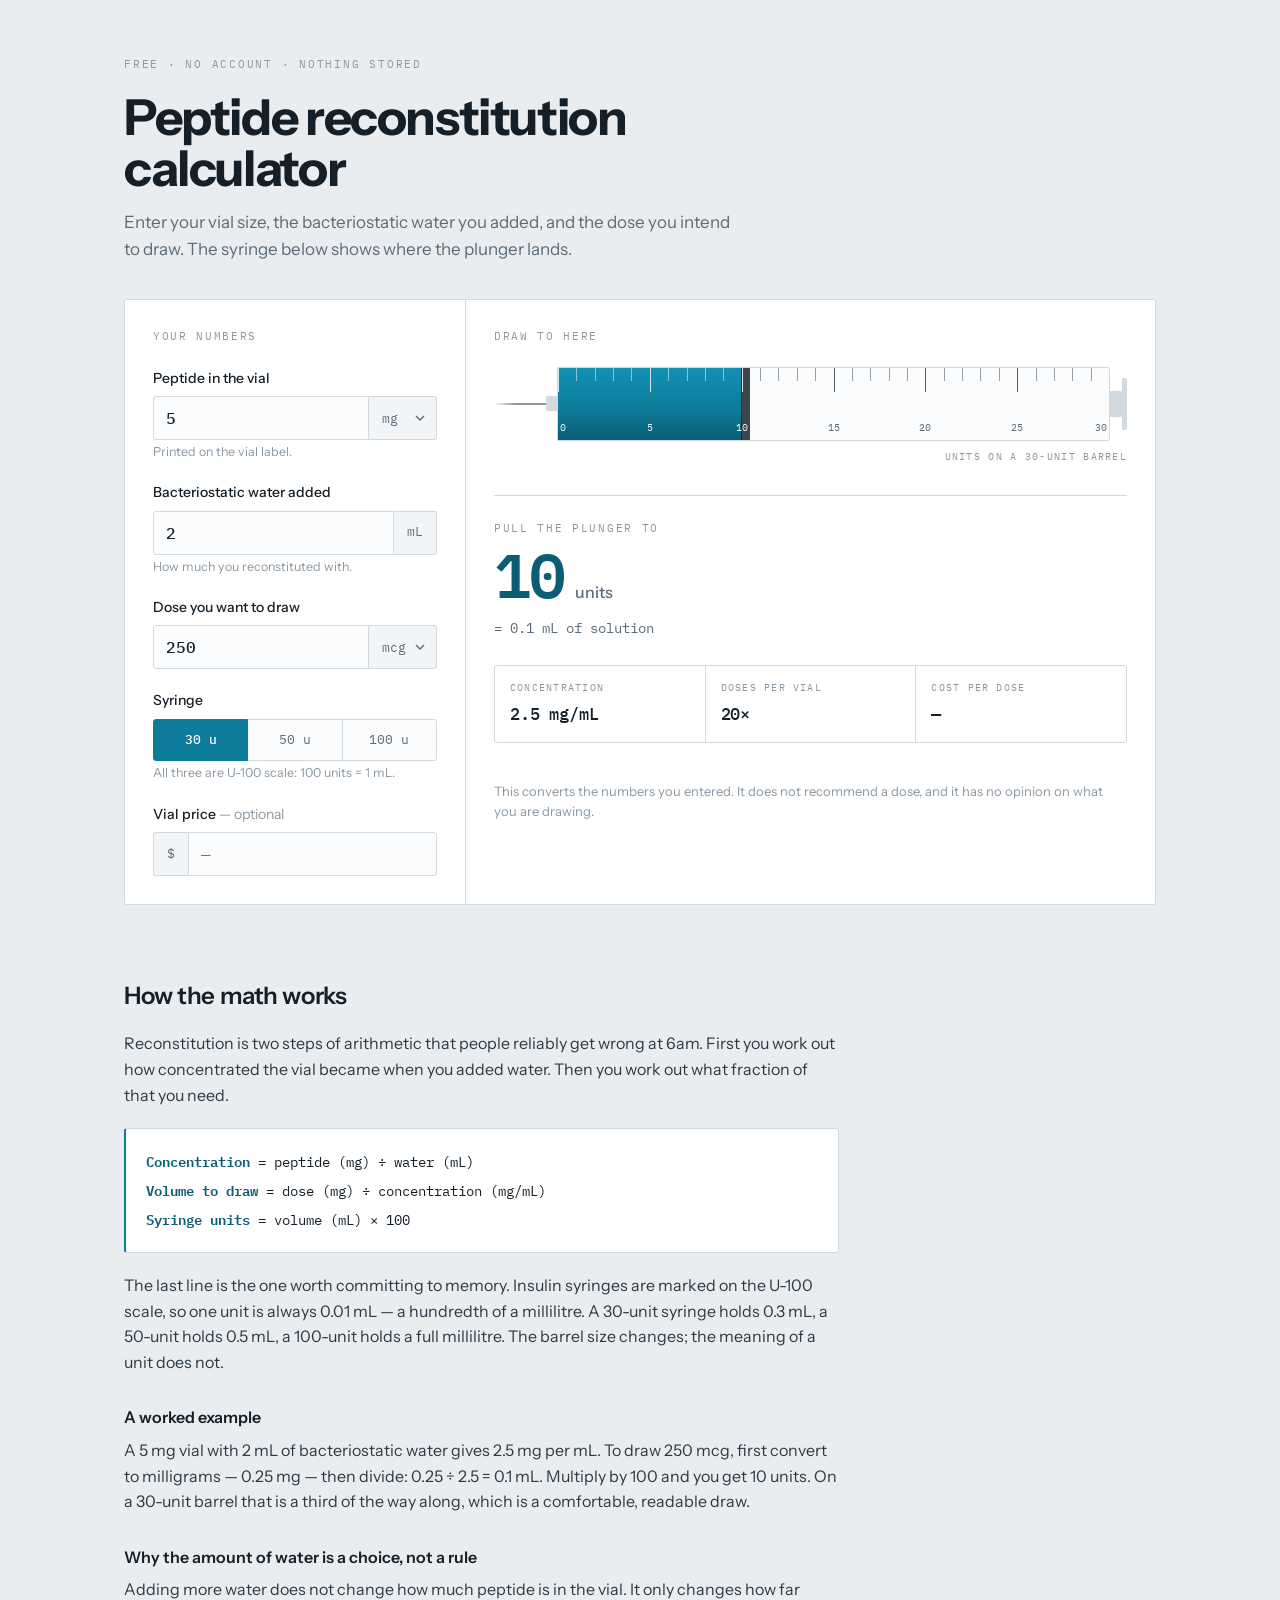
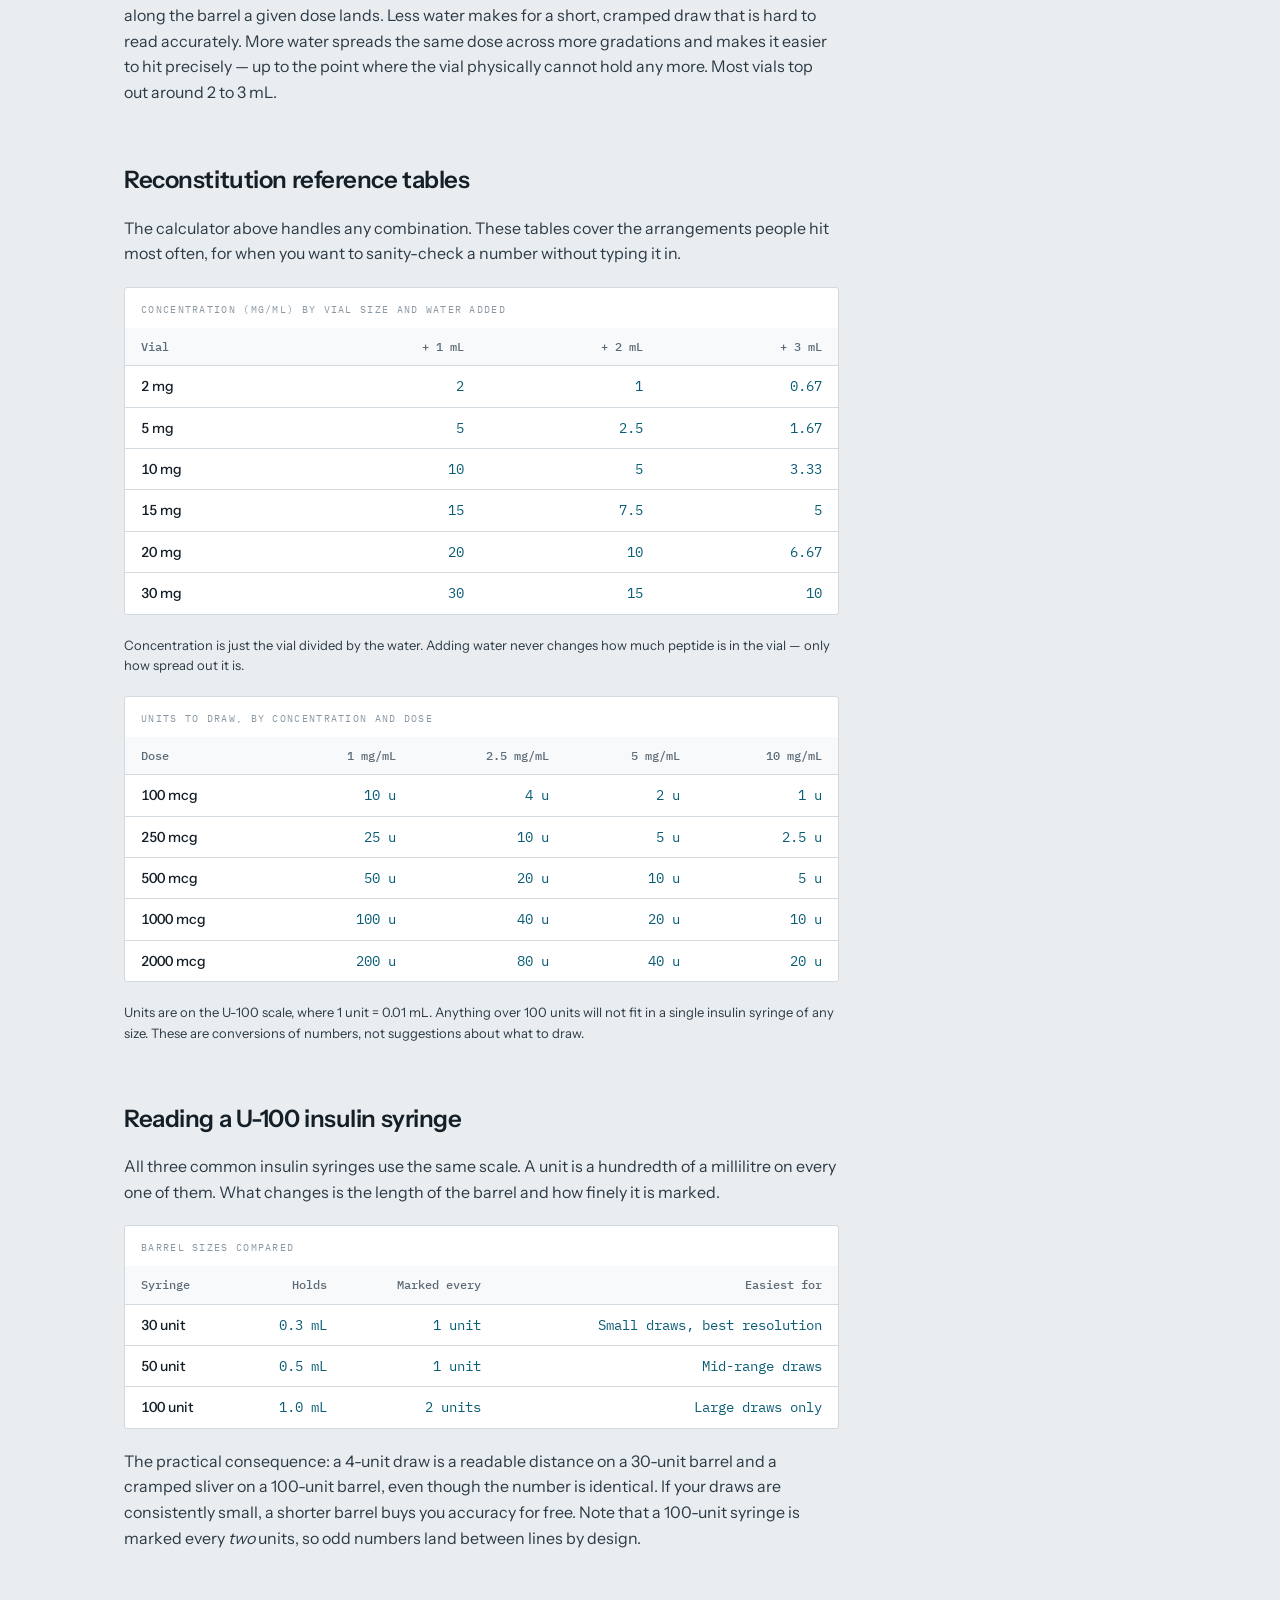
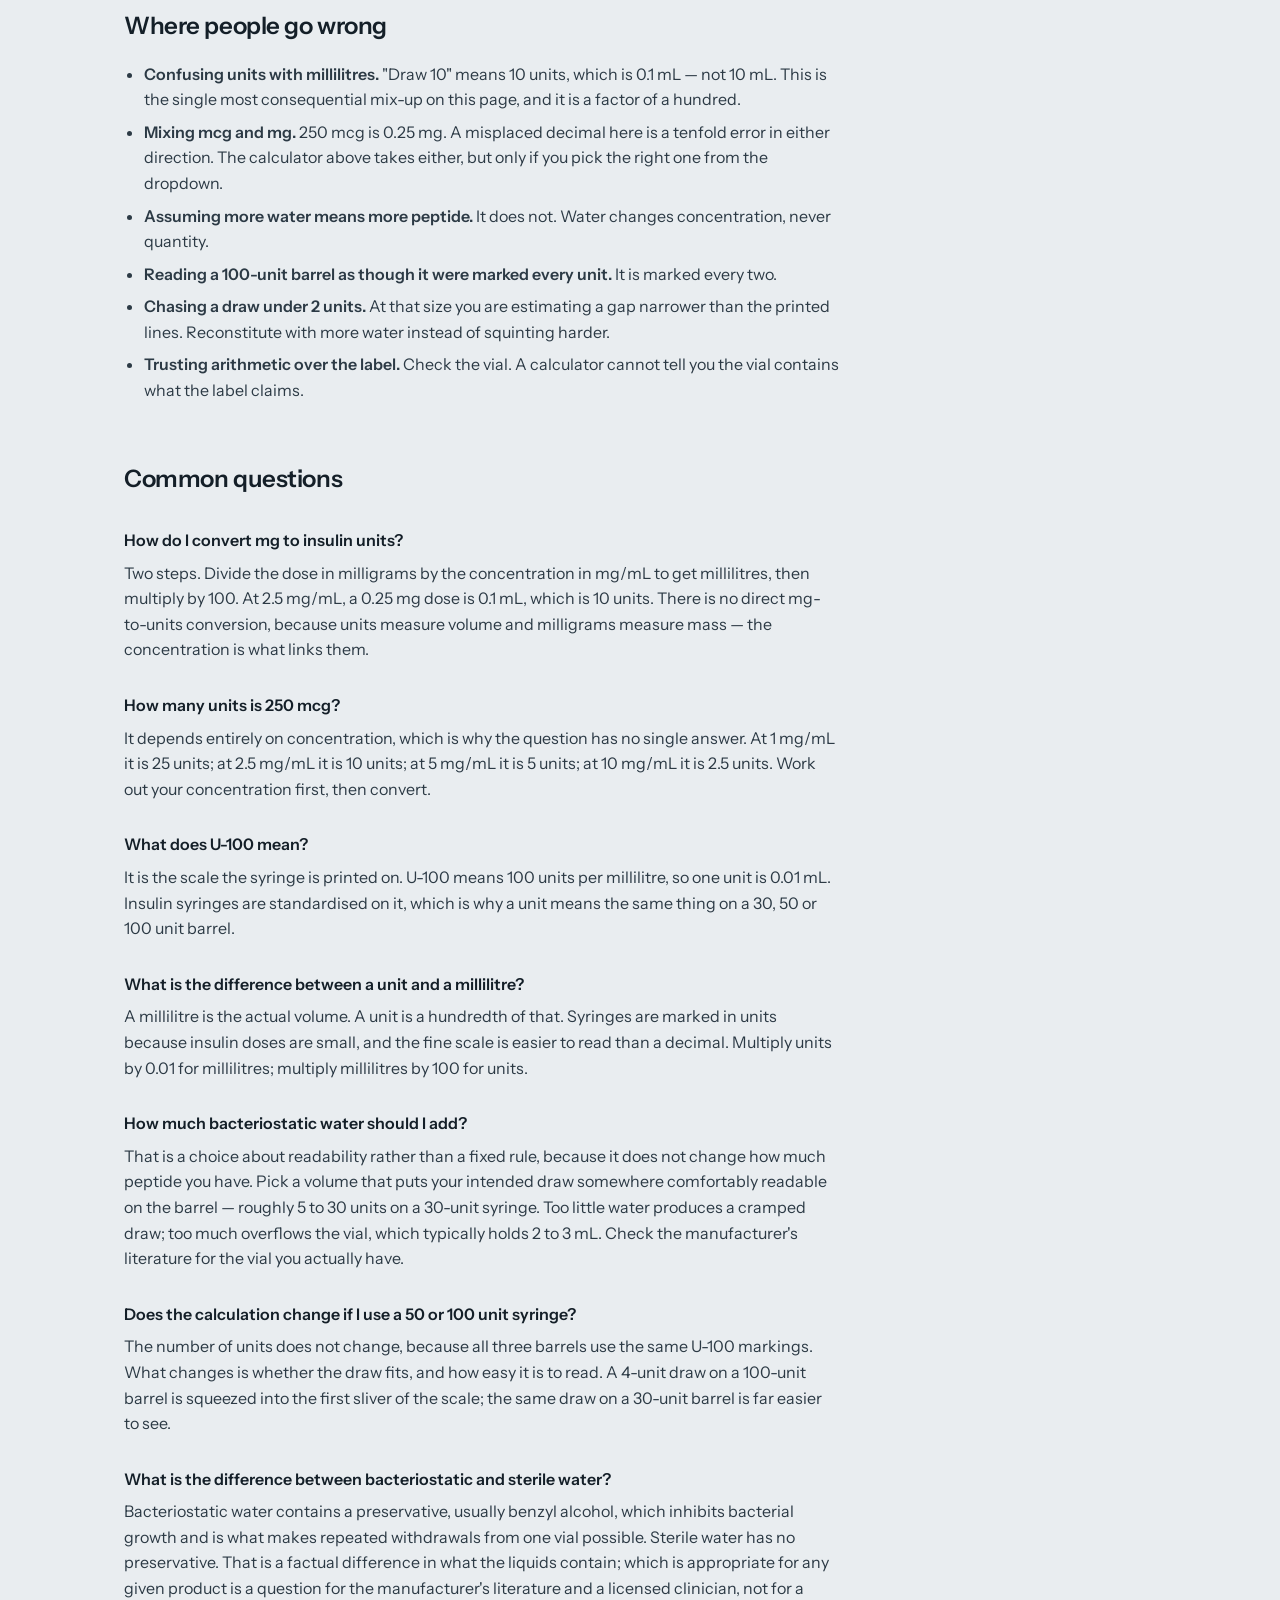
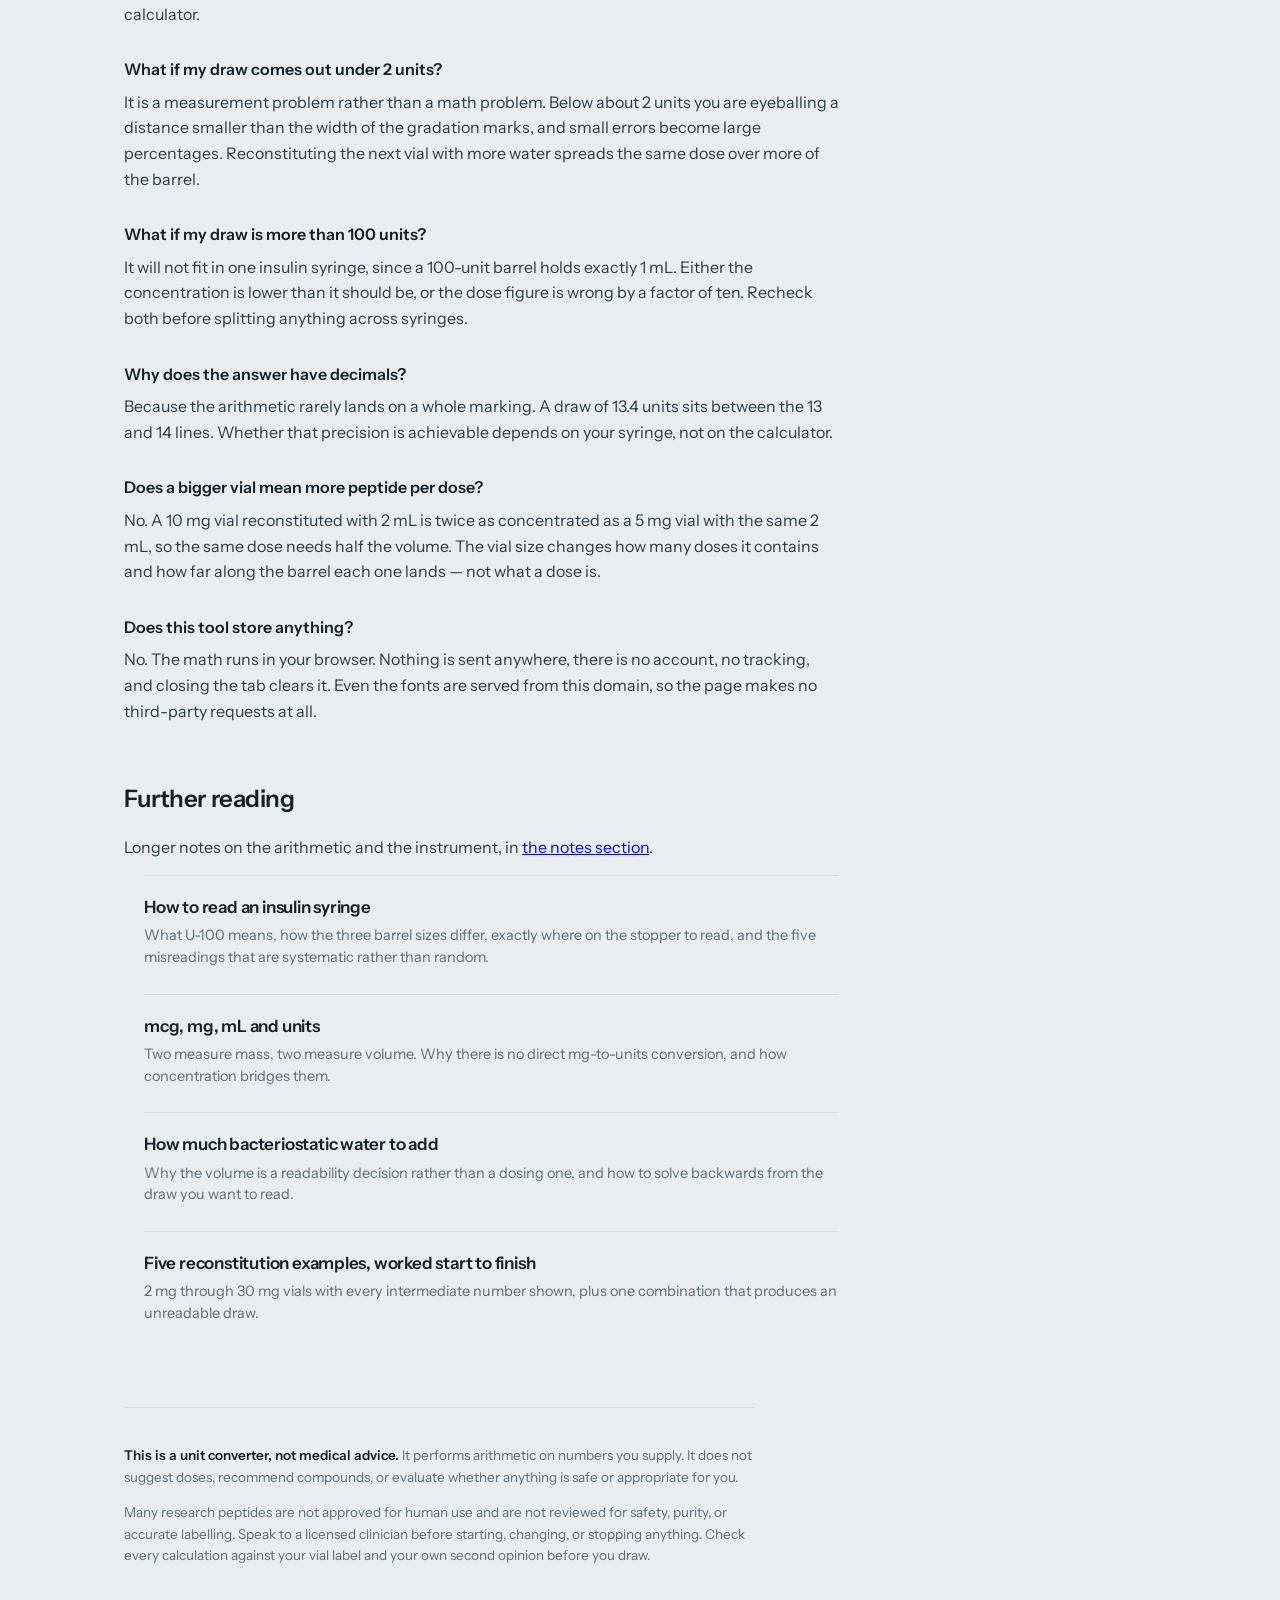
<file: index.html>
<!DOCTYPE html>
<html lang="en">
<head>
<meta charset="utf-8">
<meta name="viewport" content="width=device-width, initial-scale=1">
<title>Peptide Reconstitution Calculator — mg to Units, mL and Syringe Draw</title>
<meta name="description" content="Free peptide reconstitution calculator. Convert mg to insulin units and mL, and see exactly where the plunger lands on a to-scale U-100 syringe. Includes concentration and mcg-to-units reference tables. No account, no tracking.">
<link rel="canonical" href="https://syringecalc.com/">

<!-- Search Console ownership. Do not remove: verification is re-checked
     periodically, and dropping this un-verifies the property. -->
<meta name="google-site-verification" content="8Lmy_8emwPJRMR76XnNJEQsAyK7XE8hu4htxoUNzJvk">

<meta name="theme-color" content="#0A5D75">
<link rel="icon" href="/favicon.ico" sizes="32x32">
<link rel="icon" type="image/png" sizes="32x32" href="/favicon-32.png">
<link rel="icon" type="image/png" sizes="16x16" href="/favicon-16.png">
<link rel="apple-touch-icon" href="/apple-touch-icon.png">

<meta property="og:title" content="Peptide Reconstitution Calculator">
<meta property="og:description" content="Enter vial size, water and dose. See exactly where to pull the plunger.">
<meta property="og:type" content="website">
<meta property="og:url" content="https://syringecalc.com/">
<meta property="og:site_name" content="Peptide Reconstitution Calculator">
<meta property="og:image" content="https://syringecalc.com/og.png">
<meta property="og:image:width" content="1200">
<meta property="og:image:height" content="630">
<meta property="og:image:alt" content="An insulin syringe drawn to scale, filled to the 10-unit mark on a 30-unit barrel.">
<meta name="twitter:card" content="summary_large_image">
<meta name="twitter:title" content="Peptide Reconstitution Calculator">
<meta name="twitter:description" content="Enter vial size, water and dose. See exactly where to pull the plunger.">
<meta name="twitter:image" content="https://syringecalc.com/og.png">
<link rel="preload" href="/fonts/InstrumentSans-400-700.woff2" as="font" type="font/woff2" crossorigin>
<link rel="preload" href="/fonts/IBMPlexMono-400.woff2" as="font" type="font/woff2" crossorigin>
<style>
  /* Fonts are served from this origin, so the page makes no third-party
     requests at all. Latin subsets only. Regenerate with fetch-fonts. */
  @font-face{font-family:'Instrument Sans';font-style:normal;font-weight:400 700;font-display:swap;
    src:url('/fonts/InstrumentSans-400-700.woff2') format('woff2')}
  @font-face{font-family:'IBM Plex Mono';font-style:normal;font-weight:400;font-display:swap;
    src:url('/fonts/IBMPlexMono-400.woff2') format('woff2')}
  @font-face{font-family:'IBM Plex Mono';font-style:normal;font-weight:500;font-display:swap;
    src:url('/fonts/IBMPlexMono-500.woff2') format('woff2')}
  @font-face{font-family:'IBM Plex Mono';font-style:normal;font-weight:600;font-display:swap;
    src:url('/fonts/IBMPlexMono-600.woff2') format('woff2')}

  :root{
    --ground:#E9EDF0;
    --panel:#FFFFFF;
    --ink:#141F28;
    --ink-soft:#5C6B77;
    --ink-faint:#8A98A3;
    --fluid:#0E7C9B;
    --fluid-deep:#0A5D75;
    --hairline:#D2D9DF;
    --warn:#A84A16;
    --warn-bg:#FBF1E8;
    --r:3px;
    --sans:"Instrument Sans",system-ui,-apple-system,sans-serif;
    --mono:"IBM Plex Mono",ui-monospace,monospace;
  }

  *,*::before,*::after{box-sizing:border-box}

  html{-webkit-text-size-adjust:100%}

  body{
    margin:0;
    background:var(--ground);
    color:var(--ink);
    font-family:var(--sans);
    font-size:16px;
    line-height:1.6;
    -webkit-font-smoothing:antialiased;
  }

  .wrap{max-width:1080px;margin:0 auto;padding:0 24px}

  /* ---------- masthead ---------- */
  .masthead{padding:56px 0 36px}
  .eyebrow{
    font-family:var(--mono);
    font-size:11px;
    letter-spacing:.16em;
    text-transform:uppercase;
    color:var(--ink-faint);
    margin:0 0 18px;
  }
  h1{
    font-size:clamp(2rem,5.2vw,3.1rem);
    line-height:1.04;
    letter-spacing:-.028em;
    font-weight:700;
    margin:0 0 14px;
    max-width:16ch;
  }
  .standfirst{
    font-size:1.0625rem;
    color:var(--ink-soft);
    margin:0;
    max-width:56ch;
  }

  /* ---------- calculator ---------- */
  .calc{
    display:grid;
    grid-template-columns:minmax(0,340px) minmax(0,1fr);
    gap:1px;
    background:var(--hairline);
    border:1px solid var(--hairline);
    border-radius:var(--r);
    overflow:hidden;
  }
  .pane{background:var(--panel);padding:28px}

  .pane-label{
    font-family:var(--mono);
    font-size:10.5px;
    letter-spacing:.16em;
    text-transform:uppercase;
    color:var(--ink-faint);
    margin:0 0 22px;
  }

  .field{margin-bottom:20px}
  .field:last-child{margin-bottom:0}
  .field > label{
    display:block;
    font-size:.875rem;
    font-weight:500;
    margin-bottom:7px;
  }
  .hint{
    display:block;
    font-size:.78rem;
    color:var(--ink-faint);
    font-weight:400;
    margin-top:3px;
    line-height:1.45;
  }

  .control{display:flex}
  input[type=number]{
    font-family:var(--mono);
    font-size:1rem;
    font-weight:500;
    color:var(--ink);
    width:100%;
    min-width:0;
    padding:11px 12px;
    background:#FBFCFD;
    border:1px solid var(--hairline);
    border-radius:var(--r) 0 0 var(--r);
    -moz-appearance:textfield;
  }
  input[type=number]::-webkit-outer-spin-button,
  input[type=number]::-webkit-inner-spin-button{-webkit-appearance:none;margin:0}
  .control > input[type=number]:only-child{border-radius:var(--r)}
  input[type=number]:focus-visible,
  select:focus-visible{
    outline:2px solid var(--fluid);
    outline-offset:-1px;
    position:relative;
    z-index:1;
  }
  .unit{
    font-family:var(--mono);
    font-size:.8125rem;
    color:var(--ink-soft);
    background:#F2F5F7;
    border:1px solid var(--hairline);
    border-left:none;
    border-radius:0 var(--r) var(--r) 0;
    padding:0 13px;
    display:flex;
    align-items:center;
    white-space:nowrap;
  }
  select.unit{
    -webkit-appearance:none;appearance:none;
    cursor:pointer;
    padding-right:30px;
    background-image:url("data:image/svg+xml;charset=utf-8,%3Csvg xmlns='http://www.w3.org/2000/svg' width='10' height='7'%3E%3Cpath d='M1 1l4 4 4-4' stroke='%235C6B77' stroke-width='1.4' fill='none'/%3E%3C/svg%3E");
    background-repeat:no-repeat;
    background-position:right 11px center;
  }

  .seg{display:flex;gap:0;position:relative}
  .seg input{position:absolute;opacity:0;pointer-events:none}
  .seg label{
    flex:1;
    text-align:center;
    font-family:var(--mono);
    font-size:.8125rem;
    padding:10px 4px;
    background:#FBFCFD;
    border:1px solid var(--hairline);
    border-left-width:0;
    cursor:pointer;
    color:var(--ink-soft);
    transition:background .12s,color .12s;
  }
  .seg label:first-of-type{border-left-width:1px;border-radius:var(--r) 0 0 var(--r)}
  .seg label:last-of-type{border-radius:0 var(--r) var(--r) 0}
  .seg label:hover{background:#F0F4F6}
  .seg input:checked + label{
    background:var(--fluid);
    border-color:var(--fluid);
    color:#fff;
    font-weight:500;
  }
  .seg input:focus-visible + label{outline:2px solid var(--fluid);outline-offset:2px}

  /* ---------- syringe (signature) ---------- */
  .readout{display:flex;flex-direction:column;height:100%}

  .syringe{margin-bottom:8px}
  .barrel-row{display:flex;align-items:center}
  .needle{
    width:52px;height:2px;
    background:linear-gradient(to left,var(--ink-faint) 60%,transparent);
    flex:none;
  }
  .hub{
    width:11px;height:15px;
    background:var(--hairline);
    border-radius:2px 0 0 2px;
    flex:none;
  }
  .barrel{
    position:relative;
    flex:1;
    height:74px;
    background:#FBFCFD;
    border:1px solid var(--hairline);
    border-radius:0 2px 2px 0;
    overflow:hidden;
  }
  .fill{
    position:absolute;
    inset:0 auto 0 0;
    width:0;
    background:linear-gradient(180deg,#1391B3,var(--fluid) 55%,var(--fluid-deep));
    transition:width .42s cubic-bezier(.22,.61,.36,1);
  }
  .stopper{
    position:absolute;
    top:0;bottom:0;
    width:9px;
    background:var(--ink);
    opacity:.82;
    transform:translateX(-1px);
    transition:left .42s cubic-bezier(.22,.61,.36,1);
  }
  .ticks{position:absolute;inset:0;pointer-events:none}
  .tick{position:absolute;top:0;width:1px;background:var(--ink);opacity:.42}
  .tick.minor{height:13px}
  .tick.major{height:24px;opacity:.72}
  .tick-num{
    position:absolute;
    bottom:5px;
    transform:translateX(-50%);
    font-family:var(--mono);
    font-size:9.5px;
    color:var(--ink-soft);
  }
  /* Gradations sitting on the drawn fluid invert, or they disappear into it. */
  .tick.over{background:#fff;opacity:.5}
  .tick.major.over{opacity:.8}
  .tick-num.over{color:rgba(255,255,255,.94)}
  .plunger{width:12px;height:26px;background:var(--hairline);flex:none;border-radius:0 2px 2px 0}
  .flange{width:5px;height:52px;background:var(--hairline);flex:none;border-radius:0 2px 2px 0}

  .scale-caption{
    font-family:var(--mono);
    font-size:10px;
    letter-spacing:.13em;
    text-transform:uppercase;
    color:var(--ink-faint);
    text-align:right;
    margin:0 0 30px;
  }

  /* ---------- answer ---------- */
  .answer{border-top:1px solid var(--hairline);padding-top:24px}
  .answer-label{
    font-family:var(--mono);
    font-size:10.5px;
    letter-spacing:.16em;
    text-transform:uppercase;
    color:var(--ink-faint);
    margin:0 0 6px;
  }
  .big{
    font-family:var(--mono);
    font-size:clamp(2.6rem,7vw,3.9rem);
    font-weight:600;
    line-height:1;
    letter-spacing:-.03em;
    color:var(--fluid-deep);
    display:flex;
    align-items:baseline;
    gap:11px;
    flex-wrap:wrap;
  }
  .big .suffix{
    font-family:var(--sans);
    font-size:1rem;
    font-weight:500;
    color:var(--ink-soft);
    letter-spacing:0;
  }
  .big.void{color:var(--ink-faint);font-size:1.5rem}
  .subline{
    font-family:var(--mono);
    font-size:.875rem;
    color:var(--ink-soft);
    margin:12px 0 0;
  }

  .stats{
    display:grid;
    grid-template-columns:repeat(3,1fr);
    gap:1px;
    background:var(--hairline);
    border:1px solid var(--hairline);
    border-radius:var(--r);
    margin-top:26px;
    overflow:hidden;
  }
  .stat{background:var(--panel);padding:14px 15px}
  .stat dt{
    font-family:var(--mono);
    font-size:9.5px;
    letter-spacing:.13em;
    text-transform:uppercase;
    color:var(--ink-faint);
    margin:0 0 5px;
  }
  .stat dd{
    font-family:var(--mono);
    font-size:1.0625rem;
    font-weight:500;
    margin:0;
    letter-spacing:-.01em;
  }

  .notes{margin-top:18px;display:flex;flex-direction:column;gap:8px}
  .note{
    display:flex;
    gap:10px;
    font-size:.8438rem;
    line-height:1.5;
    padding:11px 13px;
    border-radius:var(--r);
    background:var(--warn-bg);
    color:var(--warn);
    border:1px solid #EFDCC9;
  }
  .note .mark{font-family:var(--mono);font-weight:600;flex:none}

  .fineprint{
    font-size:.8125rem;
    color:var(--ink-faint);
    margin:20px 0 0;
    line-height:1.55;
  }

  /* ---------- prose ---------- */
  .prose{padding:72px 0 0;max-width:65ch}
  .prose h2{
    font-size:1.5rem;
    letter-spacing:-.018em;
    margin:0 0 16px;
    font-weight:600;
  }
  .prose h3{font-size:1rem;font-weight:600;margin:30px 0 7px}
  .prose p{margin:0 0 15px;color:#2C3A45}
  .prose p:last-child{margin-bottom:0}
  .formula{
    font-family:var(--mono);
    font-size:.875rem;
    background:var(--panel);
    border:1px solid var(--hairline);
    border-left:2px solid var(--fluid);
    border-radius:var(--r);
    padding:18px 20px;
    margin:20px 0;
    line-height:2;
    overflow-x:auto;
    white-space:nowrap;
  }
  .formula b{font-weight:600;color:var(--fluid-deep)}

  .prose h2{margin-top:56px}
  .prose h2:first-child{margin-top:0}
  .prose ul{margin:0 0 15px;padding-left:20px;color:#2C3A45}
  .prose li{margin-bottom:7px}
  .prose strong{font-weight:600}

  .tablewrap{
    overflow-x:auto;
    margin:20px 0;
    border:1px solid var(--hairline);
    border-radius:var(--r);
    background:var(--panel);
  }
  table{border-collapse:collapse;width:100%;min-width:460px;font-size:.875rem}
  caption{
    caption-side:top;
    text-align:left;
    font-family:var(--mono);
    font-size:10px;
    letter-spacing:.13em;
    text-transform:uppercase;
    color:var(--ink-faint);
    padding:14px 16px 10px;
  }
  th,td{
    padding:9px 16px;
    text-align:right;
    border-bottom:1px solid var(--hairline);
    font-variant-numeric:tabular-nums;
  }
  th:first-child,td:first-child{text-align:left}
  thead th{
    font-family:var(--mono);
    font-size:.75rem;
    font-weight:500;
    color:var(--ink-soft);
    background:#F7F9FA;
    white-space:nowrap;
  }
  tbody th{font-weight:500;white-space:nowrap}
  tbody td{font-family:var(--mono);color:var(--fluid-deep)}
  tbody tr:last-child th,tbody tr:last-child td{border-bottom:none}
  tbody tr:hover td,tbody tr:hover th{background:#F7F9FA}
  .tnote{font-size:.8125rem;color:var(--ink-faint);margin:-8px 0 0}

  .readmore{list-style:none;padding:0;margin:20px 0 0}
  .readmore li{border-top:1px solid var(--hairline)}
  .readmore a{display:block;padding:18px 0;text-decoration:none}
  .readmore a:hover .rt{color:var(--fluid-deep)}
  .rt{
    font-size:1.0625rem;
    font-weight:600;
    letter-spacing:-.012em;
    color:var(--ink);
    display:block;
    margin-bottom:4px;
  }
  .rx{font-size:.9063rem;color:var(--ink-soft);display:block;line-height:1.5}

  .disclaimer{
    margin:64px 0 0;
    padding:24px 0 72px;
    border-top:1px solid var(--hairline);
    font-size:.8438rem;
    color:var(--ink-soft);
    line-height:1.6;
    max-width:70ch;
  }
  .disclaimer strong{color:var(--ink);font-weight:600}

  @media (max-width:840px){
    .calc{grid-template-columns:1fr}
    .masthead{padding:40px 0 28px}
    .pane{padding:22px}
    .needle{width:26px}
    .stats{grid-template-columns:1fr}
    .wrap{padding:0 18px}
  }

  @media (prefers-reduced-motion:reduce){
    *{transition-duration:.01ms !important;animation-duration:.01ms !important}
  }
</style>
</head>
<body>

<div class="wrap">

  <header class="masthead">
    <p class="eyebrow">Free · No account · Nothing stored</p>
    <h1>Peptide reconstitution calculator</h1>
    <p class="standfirst">Enter your vial size, the bacteriostatic water you added, and the dose you intend to draw. The syringe below shows where the plunger lands.</p>
  </header>

  <main class="calc">

    <section class="pane">
      <p class="pane-label">Your numbers</p>

      <div class="field">
        <label for="vial">Peptide in the vial</label>
        <div class="control">
          <input type="number" id="vial" value="5" min="0" step="any" inputmode="decimal">
          <select class="unit" id="vialUnit" aria-label="Vial unit">
            <option value="1">mg</option>
            <option value="0.001">mcg</option>
          </select>
        </div>
        <span class="hint">Printed on the vial label.</span>
      </div>

      <div class="field">
        <label for="water">Bacteriostatic water added</label>
        <div class="control">
          <input type="number" id="water" value="2" min="0" step="any" inputmode="decimal">
          <span class="unit">mL</span>
        </div>
        <span class="hint">How much you reconstituted with.</span>
      </div>

      <div class="field">
        <label for="dose">Dose you want to draw</label>
        <div class="control">
          <input type="number" id="dose" value="250" min="0" step="any" inputmode="decimal">
          <select class="unit" id="doseUnit" aria-label="Dose unit">
            <option value="0.001">mcg</option>
            <option value="1">mg</option>
          </select>
        </div>
      </div>

      <div class="field">
        <label id="syrLabel">Syringe</label>
        <div class="seg" role="radiogroup" aria-labelledby="syrLabel">
          <input type="radio" name="syr" id="s30" value="30" checked>
          <label for="s30">30 u</label>
          <input type="radio" name="syr" id="s50" value="50">
          <label for="s50">50 u</label>
          <input type="radio" name="syr" id="s100" value="100">
          <label for="s100">100 u</label>
        </div>
        <span class="hint">All three are U-100 scale: 100 units = 1 mL.</span>
      </div>

      <div class="field">
        <label for="price">Vial price <span style="color:var(--ink-faint);font-weight:400">— optional</span></label>
        <div class="control">
          <span class="unit" style="border-left:1px solid var(--hairline);border-right:none;border-radius:var(--r) 0 0 var(--r)">$</span>
          <input type="number" id="price" placeholder="—" min="0" step="any" inputmode="decimal" style="border-radius:0 var(--r) var(--r) 0">
        </div>
      </div>
    </section>

    <section class="pane">
      <div class="readout">
        <p class="pane-label">Draw to here</p>

        <div class="syringe">
          <div class="barrel-row">
            <span class="needle"></span>
            <span class="hub"></span>
            <div class="barrel" id="barrel">
              <div class="fill" id="fill"></div>
              <div class="stopper" id="stopper" style="left:0"></div>
              <div class="ticks" id="ticks"></div>
            </div>
            <span class="plunger"></span>
            <span class="flange"></span>
          </div>
        </div>
        <p class="scale-caption" id="scaleCaption">Units on a 30-unit barrel</p>

        <div class="answer">
          <p class="answer-label">Pull the plunger to</p>
          <div role="status" aria-live="polite">
            <div class="big" id="big"><span>10</span><span class="suffix">units</span></div>
            <p class="subline" id="subline">= 0.10 mL of solution</p>
          </div>

          <dl class="stats">
            <div class="stat"><dt>Concentration</dt><dd id="conc">—</dd></div>
            <div class="stat"><dt>Doses per vial</dt><dd id="doses">—</dd></div>
            <div class="stat"><dt>Cost per dose</dt><dd id="cpd">—</dd></div>
          </dl>

          <div class="notes" id="notes"></div>

          <p class="fineprint">This converts the numbers you entered. It does not recommend a dose, and it has no opinion on what you are drawing.</p>
        </div>
      </div>
    </section>

  </main>

  <article class="prose">
    <h2>How the math works</h2>
    <p>Reconstitution is two steps of arithmetic that people reliably get wrong at 6am. First you work out how concentrated the vial became when you added water. Then you work out what fraction of that you need.</p>

    <div class="formula">
      <b>Concentration</b> = peptide (mg) ÷ water (mL)<br>
      <b>Volume to draw</b> = dose (mg) ÷ concentration (mg/mL)<br>
      <b>Syringe units</b> = volume (mL) × 100
    </div>

    <p>The last line is the one worth committing to memory. Insulin syringes are marked on the U-100 scale, so one unit is always 0.01 mL — a hundredth of a millilitre. A 30-unit syringe holds 0.3 mL, a 50-unit holds 0.5 mL, a 100-unit holds a full millilitre. The barrel size changes; the meaning of a unit does not.</p>

    <h3>A worked example</h3>
    <p>A 5 mg vial with 2 mL of bacteriostatic water gives 2.5 mg per mL. To draw 250 mcg, first convert to milligrams — 0.25 mg — then divide: 0.25 ÷ 2.5 = 0.1 mL. Multiply by 100 and you get 10 units. On a 30-unit barrel that is a third of the way along, which is a comfortable, readable draw.</p>

    <h3>Why the amount of water is a choice, not a rule</h3>
    <p>Adding more water does not change how much peptide is in the vial. It only changes how far along the barrel a given dose lands. Less water makes for a short, cramped draw that is hard to read accurately. More water spreads the same dose across more gradations and makes it easier to hit precisely — up to the point where the vial physically cannot hold any more. Most vials top out around 2 to 3 mL.</p>

    <h2>Reconstitution reference tables</h2>
    <p>The calculator above handles any combination. These tables cover the arrangements people hit most often, for when you want to sanity-check a number without typing it in.</p>

    <div class="tablewrap">
      <table>
        <caption>Concentration (mg/mL) by vial size and water added</caption>
        <thead>
          <tr><th scope="col">Vial</th><th scope="col">+ 1 mL</th><th scope="col">+ 2 mL</th><th scope="col">+ 3 mL</th></tr>
        </thead>
        <tbody>
          <tr><th scope="row">2 mg</th><td>2</td><td>1</td><td>0.67</td></tr>
          <tr><th scope="row">5 mg</th><td>5</td><td>2.5</td><td>1.67</td></tr>
          <tr><th scope="row">10 mg</th><td>10</td><td>5</td><td>3.33</td></tr>
          <tr><th scope="row">15 mg</th><td>15</td><td>7.5</td><td>5</td></tr>
          <tr><th scope="row">20 mg</th><td>20</td><td>10</td><td>6.67</td></tr>
          <tr><th scope="row">30 mg</th><td>30</td><td>15</td><td>10</td></tr>
        </tbody>
      </table>
    </div>
    <p class="tnote">Concentration is just the vial divided by the water. Adding water never changes how much peptide is in the vial — only how spread out it is.</p>

    <div class="tablewrap">
      <table>
        <caption>Units to draw, by concentration and dose</caption>
        <thead>
          <tr><th scope="col">Dose</th><th scope="col">1 mg/mL</th><th scope="col">2.5 mg/mL</th><th scope="col">5 mg/mL</th><th scope="col">10 mg/mL</th></tr>
        </thead>
        <tbody>
          <tr><th scope="row">100 mcg</th><td>10 u</td><td>4 u</td><td>2 u</td><td>1 u</td></tr>
          <tr><th scope="row">250 mcg</th><td>25 u</td><td>10 u</td><td>5 u</td><td>2.5 u</td></tr>
          <tr><th scope="row">500 mcg</th><td>50 u</td><td>20 u</td><td>10 u</td><td>5 u</td></tr>
          <tr><th scope="row">1000 mcg</th><td>100 u</td><td>40 u</td><td>20 u</td><td>10 u</td></tr>
          <tr><th scope="row">2000 mcg</th><td>200 u</td><td>80 u</td><td>40 u</td><td>20 u</td></tr>
        </tbody>
      </table>
    </div>
    <p class="tnote">Units are on the U-100 scale, where 1 unit = 0.01 mL. Anything over 100 units will not fit in a single insulin syringe of any size. These are conversions of numbers, not suggestions about what to draw.</p>

    <h2>Reading a U-100 insulin syringe</h2>
    <p>All three common insulin syringes use the same scale. A unit is a hundredth of a millilitre on every one of them. What changes is the length of the barrel and how finely it is marked.</p>

    <div class="tablewrap">
      <table>
        <caption>Barrel sizes compared</caption>
        <thead>
          <tr><th scope="col">Syringe</th><th scope="col">Holds</th><th scope="col">Marked every</th><th scope="col">Easiest for</th></tr>
        </thead>
        <tbody>
          <tr><th scope="row">30 unit</th><td>0.3 mL</td><td>1 unit</td><td>Small draws, best resolution</td></tr>
          <tr><th scope="row">50 unit</th><td>0.5 mL</td><td>1 unit</td><td>Mid-range draws</td></tr>
          <tr><th scope="row">100 unit</th><td>1.0 mL</td><td>2 units</td><td>Large draws only</td></tr>
        </tbody>
      </table>
    </div>

    <p>The practical consequence: a 4-unit draw is a readable distance on a 30-unit barrel and a cramped sliver on a 100-unit barrel, even though the number is identical. If your draws are consistently small, a shorter barrel buys you accuracy for free. Note that a 100-unit syringe is marked every <em>two</em> units, so odd numbers land between lines by design.</p>

    <h2>Where people go wrong</h2>
    <ul>
      <li><strong>Confusing units with millilitres.</strong> "Draw 10" means 10 units, which is 0.1 mL — not 10 mL. This is the single most consequential mix-up on this page, and it is a factor of a hundred.</li>
      <li><strong>Mixing mcg and mg.</strong> 250 mcg is 0.25 mg. A misplaced decimal here is a tenfold error in either direction. The calculator above takes either, but only if you pick the right one from the dropdown.</li>
      <li><strong>Assuming more water means more peptide.</strong> It does not. Water changes concentration, never quantity.</li>
      <li><strong>Reading a 100-unit barrel as though it were marked every unit.</strong> It is marked every two.</li>
      <li><strong>Chasing a draw under 2 units.</strong> At that size you are estimating a gap narrower than the printed lines. Reconstitute with more water instead of squinting harder.</li>
      <li><strong>Trusting arithmetic over the label.</strong> Check the vial. A calculator cannot tell you the vial contains what the label claims.</li>
    </ul>

    <h2>Common questions</h2>

    <h3>How do I convert mg to insulin units?</h3>
    <p>Two steps. Divide the dose in milligrams by the concentration in mg/mL to get millilitres, then multiply by 100. At 2.5 mg/mL, a 0.25 mg dose is 0.1 mL, which is 10 units. There is no direct mg-to-units conversion, because units measure volume and milligrams measure mass — the concentration is what links them.</p>

    <h3>How many units is 250 mcg?</h3>
    <p>It depends entirely on concentration, which is why the question has no single answer. At 1 mg/mL it is 25 units; at 2.5 mg/mL it is 10 units; at 5 mg/mL it is 5 units; at 10 mg/mL it is 2.5 units. Work out your concentration first, then convert.</p>

    <h3>What does U-100 mean?</h3>
    <p>It is the scale the syringe is printed on. U-100 means 100 units per millilitre, so one unit is 0.01 mL. Insulin syringes are standardised on it, which is why a unit means the same thing on a 30, 50 or 100 unit barrel.</p>

    <h3>What is the difference between a unit and a millilitre?</h3>
    <p>A millilitre is the actual volume. A unit is a hundredth of that. Syringes are marked in units because insulin doses are small, and the fine scale is easier to read than a decimal. Multiply units by 0.01 for millilitres; multiply millilitres by 100 for units.</p>

    <h3>How much bacteriostatic water should I add?</h3>
    <p>That is a choice about readability rather than a fixed rule, because it does not change how much peptide you have. Pick a volume that puts your intended draw somewhere comfortably readable on the barrel — roughly 5 to 30 units on a 30-unit syringe. Too little water produces a cramped draw; too much overflows the vial, which typically holds 2 to 3 mL. Check the manufacturer's literature for the vial you actually have.</p>

    <h3>Does the calculation change if I use a 50 or 100 unit syringe?</h3>
    <p>The number of units does not change, because all three barrels use the same U-100 markings. What changes is whether the draw fits, and how easy it is to read. A 4-unit draw on a 100-unit barrel is squeezed into the first sliver of the scale; the same draw on a 30-unit barrel is far easier to see.</p>

    <h3>What is the difference between bacteriostatic and sterile water?</h3>
    <p>Bacteriostatic water contains a preservative, usually benzyl alcohol, which inhibits bacterial growth and is what makes repeated withdrawals from one vial possible. Sterile water has no preservative. That is a factual difference in what the liquids contain; which is appropriate for any given product is a question for the manufacturer's literature and a licensed clinician, not for a calculator.</p>

    <h3>What if my draw comes out under 2 units?</h3>
    <p>It is a measurement problem rather than a math problem. Below about 2 units you are eyeballing a distance smaller than the width of the gradation marks, and small errors become large percentages. Reconstituting the next vial with more water spreads the same dose over more of the barrel.</p>

    <h3>What if my draw is more than 100 units?</h3>
    <p>It will not fit in one insulin syringe, since a 100-unit barrel holds exactly 1 mL. Either the concentration is lower than it should be, or the dose figure is wrong by a factor of ten. Recheck both before splitting anything across syringes.</p>

    <h3>Why does the answer have decimals?</h3>
    <p>Because the arithmetic rarely lands on a whole marking. A draw of 13.4 units sits between the 13 and 14 lines. Whether that precision is achievable depends on your syringe, not on the calculator.</p>

    <h3>Does a bigger vial mean more peptide per dose?</h3>
    <p>No. A 10 mg vial reconstituted with 2 mL is twice as concentrated as a 5 mg vial with the same 2 mL, so the same dose needs half the volume. The vial size changes how many doses it contains and how far along the barrel each one lands — not what a dose is.</p>

    <h3>Does this tool store anything?</h3>
    <p>No. The math runs in your browser. Nothing is sent anywhere, there is no account, no tracking, and closing the tab clears it. Even the fonts are served from this domain, so the page makes no third-party requests at all.</p>

    <h2>Further reading</h2>
    <p>Longer notes on the arithmetic and the instrument, in <a href="/blog/">the notes section</a>.</p>

    <ul class="readmore">
      <li>
        <a href="/blog/how-to-read-an-insulin-syringe/">
          <span class="rt">How to read an insulin syringe</span>
          <span class="rx">What U-100 means, how the three barrel sizes differ, exactly where on the stopper to read, and the five misreadings that are systematic rather than random.</span>
        </a>
      </li>
      <li>
        <a href="/blog/mcg-mg-ml-and-units/">
          <span class="rt">mcg, mg, mL and units</span>
          <span class="rx">Two measure mass, two measure volume. Why there is no direct mg-to-units conversion, and how concentration bridges them.</span>
        </a>
      </li>
      <li>
        <a href="/blog/how-much-bacteriostatic-water/">
          <span class="rt">How much bacteriostatic water to add</span>
          <span class="rx">Why the volume is a readability decision rather than a dosing one, and how to solve backwards from the draw you want to read.</span>
        </a>
      </li>
      <li>
        <a href="/blog/reconstitution-worked-examples/">
          <span class="rt">Five reconstitution examples, worked start to finish</span>
          <span class="rx">2 mg through 30 mg vials with every intermediate number shown, plus one combination that produces an unreadable draw.</span>
        </a>
      </li>
    </ul>
  </article>

  <footer class="disclaimer">
    <p><strong>This is a unit converter, not medical advice.</strong> It performs arithmetic on numbers you supply. It does not suggest doses, recommend compounds, or evaluate whether anything is safe or appropriate for you.</p>
    <p>Many research peptides are not approved for human use and are not reviewed for safety, purity, or accurate labelling. Speak to a licensed clinician before starting, changing, or stopping anything. Check every calculation against your vial label and your own second opinion before you draw.</p>
  </footer>

</div>

<script type="application/ld+json">
{
  "@context":"https://schema.org",
  "@type":"WebApplication",
  "name":"Peptide Reconstitution Calculator",
  "url":"https://syringecalc.com/",
  "applicationCategory":"UtilitiesApplication",
  "operatingSystem":"Any modern web browser",
  "browserRequirements":"Requires JavaScript",
  "description":"Converts peptide vial size, bacteriostatic water volume and intended dose into millilitres and U-100 insulin syringe units, and shows the draw to scale on a syringe barrel.",
  "isAccessibleForFree":true,
  "offers":{"@type":"Offer","price":"0","priceCurrency":"USD"}
}
</script>

<script type="application/ld+json">
{
  "@context":"https://schema.org",
  "@type":"FAQPage",
  "mainEntity":[
    {"@type":"Question","name":"How do I convert mg to insulin units?","acceptedAnswer":{"@type":"Answer","text":"Divide the dose in milligrams by the concentration in mg/mL to get millilitres, then multiply by 100. At 2.5 mg/mL a 0.25 mg dose is 0.1 mL, which is 10 units. There is no direct mg-to-units conversion, because units measure volume and milligrams measure mass; concentration is what links them."}},
    {"@type":"Question","name":"How many units is 250 mcg?","acceptedAnswer":{"@type":"Answer","text":"It depends on concentration. At 1 mg/mL it is 25 units, at 2.5 mg/mL it is 10 units, at 5 mg/mL it is 5 units, and at 10 mg/mL it is 2.5 units. Work out the concentration first, then convert."}},
    {"@type":"Question","name":"What does U-100 mean?","acceptedAnswer":{"@type":"Answer","text":"U-100 is the scale insulin syringes are printed on: 100 units per millilitre, so one unit is 0.01 mL. It means a unit is the same volume on a 30, 50 or 100 unit barrel."}},
    {"@type":"Question","name":"What is the difference between a unit and a millilitre?","acceptedAnswer":{"@type":"Answer","text":"A millilitre is the actual volume; a unit is a hundredth of one. Multiply units by 0.01 for millilitres, or millilitres by 100 for units."}},
    {"@type":"Question","name":"How much bacteriostatic water should I add?","acceptedAnswer":{"@type":"Answer","text":"It is a readability choice rather than a fixed rule, because the water volume does not change how much peptide the vial contains. Pick a volume that puts the intended draw in a comfortably readable part of the barrel. Too little makes a cramped draw; too much overflows the vial, which typically holds 2 to 3 mL. Check the manufacturer's literature for the specific vial."}},
    {"@type":"Question","name":"Does the calculation change if I use a 50 or 100 unit syringe?","acceptedAnswer":{"@type":"Answer","text":"No. All three barrels use the same U-100 markings, where one unit equals 0.01 mL. The unit count stays the same; only whether the draw fits, and how easy it is to read, changes."}},
    {"@type":"Question","name":"What is the difference between bacteriostatic and sterile water?","acceptedAnswer":{"@type":"Answer","text":"Bacteriostatic water contains a preservative, usually benzyl alcohol, which inhibits bacterial growth and allows repeated withdrawals from one vial. Sterile water contains no preservative. Which is appropriate for a given product is a question for the manufacturer's literature and a licensed clinician."}},
    {"@type":"Question","name":"What if my draw comes out under 2 units?","acceptedAnswer":{"@type":"Answer","text":"That is a measurement problem rather than a math problem. Below roughly 2 units you are estimating a distance smaller than the gradation marks, so small errors become large percentages. Reconstituting with more water spreads the same dose across more of the barrel."}},
    {"@type":"Question","name":"What if my draw is more than 100 units?","acceptedAnswer":{"@type":"Answer","text":"It will not fit in one insulin syringe, because a 100-unit barrel holds exactly 1 mL. Either the concentration is lower than intended or the dose figure is wrong by a factor of ten. Recheck both."}},
    {"@type":"Question","name":"Why does the answer have decimals?","acceptedAnswer":{"@type":"Answer","text":"Because the arithmetic rarely lands on a whole marking. A draw of 13.4 units sits between the 13 and 14 lines. Whether that precision is achievable depends on the syringe, not the calculator."}},
    {"@type":"Question","name":"Does a bigger vial mean more peptide per dose?","acceptedAnswer":{"@type":"Answer","text":"No. A 10 mg vial reconstituted with 2 mL is twice as concentrated as a 5 mg vial with the same 2 mL, so the same dose needs half the volume. Vial size changes how many doses it holds, not what a dose is."}},
    {"@type":"Question","name":"How do you calculate peptide concentration after reconstitution?","acceptedAnswer":{"@type":"Answer","text":"Divide the milligrams of peptide in the vial by the millilitres of bacteriostatic water added. A 5 mg vial reconstituted with 2 mL gives 2.5 mg per mL."}}
  ]
}
</script>

<script>
(function(){
  var $ = function(id){ return document.getElementById(id); };
  var vial=$('vial'), vialUnit=$('vialUnit'), water=$('water'), dose=$('dose'),
      doseUnit=$('doseUnit'), price=$('price'),
      fill=$('fill'), stopper=$('stopper'), ticks=$('ticks'),
      big=$('big'), subline=$('subline'), conc=$('conc'), doses=$('doses'),
      cpd=$('cpd'), notes=$('notes'), scaleCaption=$('scaleCaption');

  function capacity(){
    var el = document.querySelector('input[name=syr]:checked');
    return el ? +el.value : 30;
  }

  function num(el){
    var v = parseFloat(el.value);
    return isFinite(v) && v > 0 ? v : null;
  }

  // Real syringes: 30u and 50u are marked every 1 unit, 100u every 2.
  function gradations(cap){
    if(cap===30)  return {minor:1, major:5};
    if(cap===50)  return {minor:1, major:10};
    return {minor:2, major:10};
  }

  var drawnCap = null;
  function drawTicks(cap){
    if(cap === drawnCap) return;
    drawnCap = cap;
    var g = gradations(cap), html = '';
    for(var u=0; u<=cap; u+=g.minor){
      var pct = (u/cap)*100;
      var isMajor = u % g.major === 0;
      html += '<span class="tick '+(isMajor?'major':'minor')+'" data-pct="'+pct+'" style="left:'+pct+'%"></span>';
      if(isMajor){
        var edge = pct<3 ? 'left:2px;transform:none' : (pct>97 ? 'right:2px;left:auto;transform:none' : 'left:'+pct+'%');
        html += '<span class="tick-num" data-pct="'+pct+'" style="'+edge+'">'+u+'</span>';
      }
    }
    ticks.innerHTML = html;
    scaleCaption.textContent = 'Units on a '+cap+'-unit barrel';
  }

  function fmt(n, dp){
    return n.toFixed(dp).replace(/\.?0+$/,'') || '0';
  }

  // Repaint gradations light where they overlap the drawn fluid (and the
  // stopper, which sits right at the boundary and is just as dark).
  function shadeTicks(pct){
    var marks = ticks.querySelectorAll('[data-pct]');
    for(var i=0;i<marks.length;i++){
      var at = parseFloat(marks[i].getAttribute('data-pct'));
      if(at <= pct + 0.6){ marks[i].classList.add('over'); }
      else { marks[i].classList.remove('over'); }
    }
  }

  function setVoid(msg){
    big.className = 'big void';
    big.innerHTML = '<span>'+msg+'</span>';
    subline.textContent = '';
    fill.style.width = '0%';
    stopper.style.left = '0%';
    shadeTicks(0);
  }

  function render(){
    var cap = capacity();
    drawTicks(cap);

    var vialMg = num(vial) ? num(vial) * parseFloat(vialUnit.value) : null;
    var waterMl = num(water);
    var doseMg  = num(dose) ? num(dose) * parseFloat(doseUnit.value) : null;
    var vialCost = num(price);

    notes.innerHTML = '';
    conc.textContent = '—'; doses.textContent = '—'; cpd.textContent = '—';

    if(vialMg === null || waterMl === null){
      setVoid('Enter a vial size and water volume');
      return;
    }

    var cMgMl = vialMg / waterMl;
    conc.textContent = fmt(cMgMl, 3) + ' mg/mL';

    if(doseMg === null){
      setVoid('Enter a dose');
      return;
    }

    var ml = doseMg / cMgMl;
    var units = ml * 100;

    // +1e-9 guards against float error turning an exact 20 into 19.999...
    var perVial = Math.floor(vialMg / doseMg + 1e-9);
    doses.textContent = perVial >= 1 ? perVial + '×' : '0';
    if(vialCost !== null && perVial >= 1){
      cpd.textContent = '$' + (vialCost / perVial).toFixed(2);
    }

    big.className = 'big';
    big.innerHTML = '<span>' + fmt(units, 2) + '</span><span class="suffix">' +
                    (Math.abs(units-1) < 0.005 ? 'unit' : 'units') + '</span>';
    subline.textContent = '= ' + fmt(ml, ml < 0.01 ? 4 : 3) + ' mL of solution';

    var pct = Math.min(100, (units / cap) * 100);
    fill.style.width = pct + '%';
    stopper.style.left = pct + '%';
    shadeTicks(pct);

    var out = [];
    if(units > cap){
      out.push('This draw is '+fmt(units,2)+' units — more than a '+cap+'-unit syringe holds. Use a larger barrel, or reconstitute with less water so the same dose sits in a smaller volume.');
    }
    if(units > 0 && units < 2){
      out.push('Under 2 units is hard to measure accurately, because the draw is narrower than the gap between markings. Reconstituting with more water spreads the same dose further along the barrel.');
    }
    if(waterMl > 3){
      out.push(waterMl+' mL is more than most vials physically hold. Check the vial capacity before you add it.');
    }
    if(perVial < 1){
      out.push('One dose at this size is larger than the entire vial contains.');
    }
    for(var i=0;i<out.length;i++){
      var d = document.createElement('div');
      d.className = 'note';
      d.innerHTML = '<span class="mark">!</span><span>'+out[i]+'</span>';
      notes.appendChild(d);
    }
  }

  var inputs = [vial, vialUnit, water, dose, doseUnit, price];
  for(var i=0;i<inputs.length;i++){
    inputs[i].addEventListener('input', render);
    inputs[i].addEventListener('change', render);
  }
  var radios = document.querySelectorAll('input[name=syr]');
  for(var j=0;j<radios.length;j++){ radios[j].addEventListener('change', render); }

  render();
})();
</script>

</body>
</html>
</file>
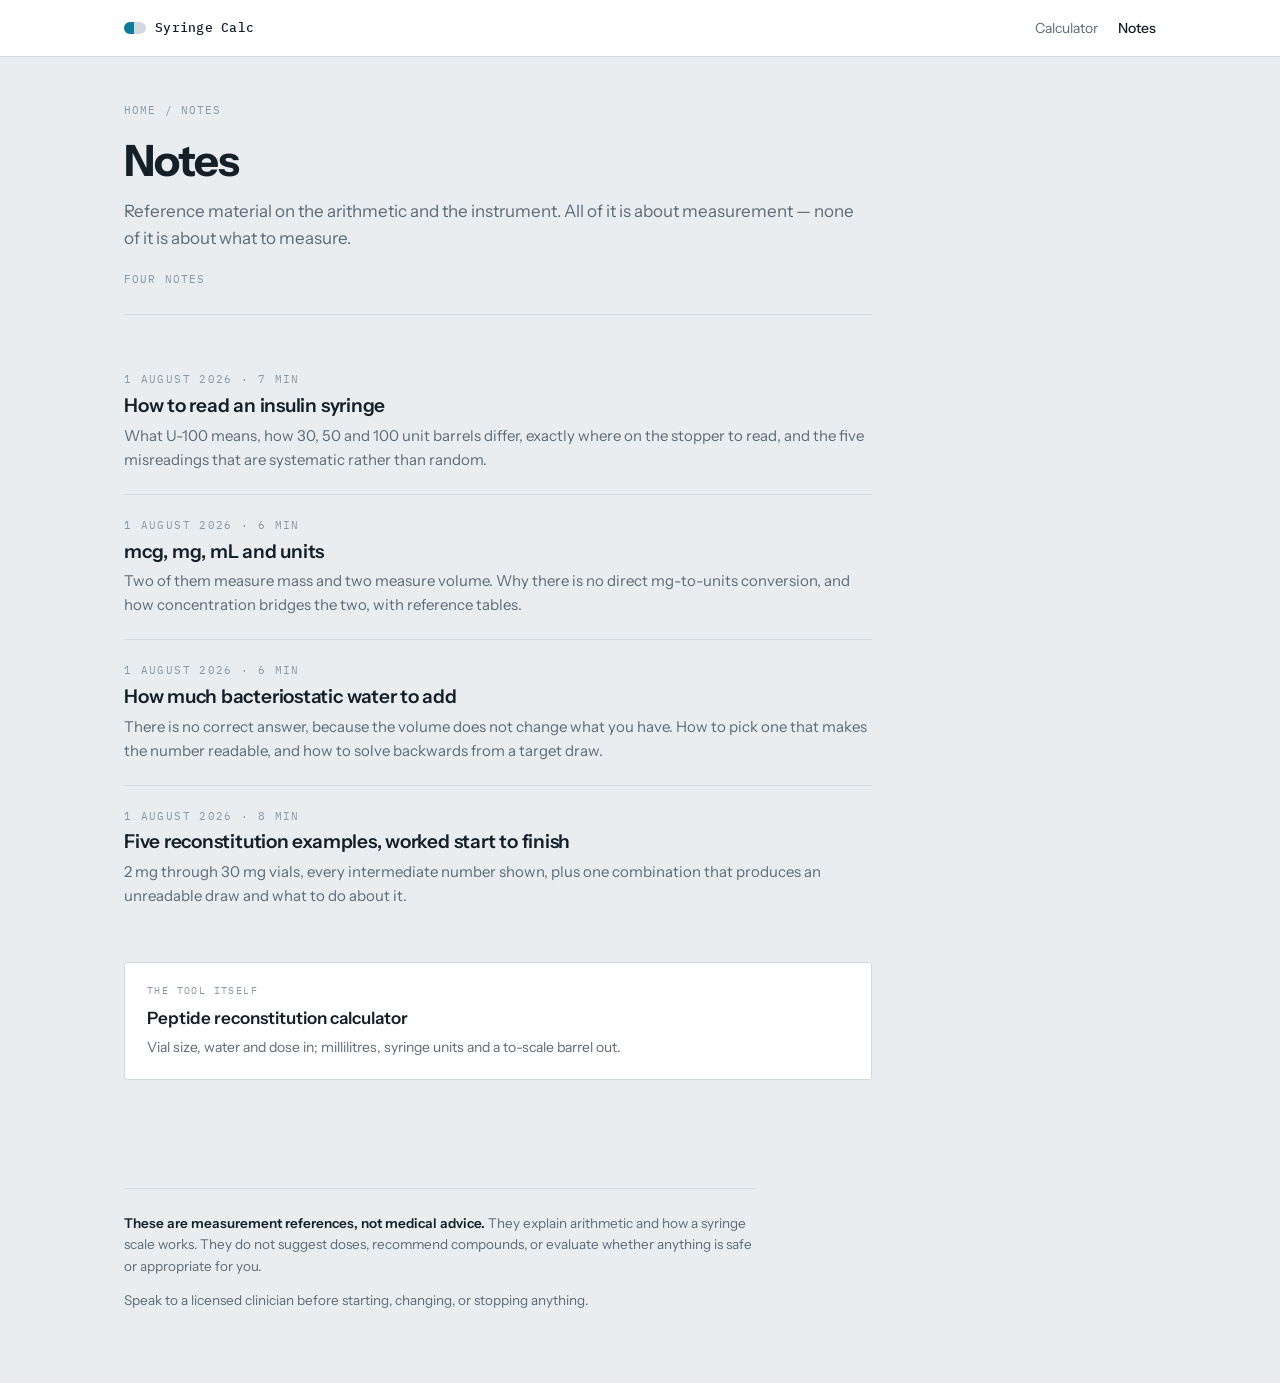
<file: blog/index.html>
<!DOCTYPE html>
<html lang="en">
<head>
<meta charset="utf-8">
<meta name="viewport" content="width=device-width, initial-scale=1">
<title>Notes on Reconstitution Math and Syringe Measurement</title>
<meta name="description" content="Reference notes on peptide reconstitution arithmetic: reading a U-100 insulin syringe, converting mcg, mg, mL and units, choosing a bacteriostatic water volume, and worked examples.">
<link rel="canonical" href="https://syringecalc.com/blog/">
<meta name="theme-color" content="#0A5D75">
<link rel="icon" href="/favicon.ico" sizes="32x32">
<link rel="icon" type="image/png" sizes="32x32" href="/favicon-32.png">
<link rel="icon" type="image/png" sizes="16x16" href="/favicon-16.png">
<link rel="apple-touch-icon" href="/apple-touch-icon.png">
<meta property="og:title" content="Notes on reconstitution math">
<meta property="og:description" content="Reference notes on syringe measurement and reconstitution arithmetic.">
<meta property="og:type" content="website">
<meta property="og:url" content="https://syringecalc.com/blog/">
<meta property="og:site_name" content="Syringe Calc">
<meta property="og:image" content="https://syringecalc.com/og.png">
<meta property="og:image:width" content="1200">
<meta property="og:image:height" content="630">
<meta name="twitter:card" content="summary_large_image">
<meta name="twitter:image" content="https://syringecalc.com/og.png">
<link rel="preload" href="/fonts/InstrumentSans-400-700.woff2" as="font" type="font/woff2" crossorigin>
<link rel="stylesheet" href="/blog/style.css">
</head>
<body>

<header class="sitebar">
  <div class="wrap">
    <a class="brand" href="/"><span class="chip"></span>Syringe Calc</a>
    <nav>
      <a href="/">Calculator</a>
      <a href="/blog/" aria-current="page">Notes</a>
    </nav>
  </div>
</header>

<div class="wrap">
  <p class="crumbs"><a href="/">Home</a> / Notes</p>

  <div class="listing">
    <h1>Notes</h1>
    <p class="standfirst">Reference material on the arithmetic and the instrument. All of it is about measurement — none of it is about what to measure.</p>
    <div class="meta">Four notes</div>

    <ul class="postlist">
      <li>
        <a href="/blog/how-to-read-an-insulin-syringe/">
          <span class="pd">1 August 2026 · 7 min</span>
          <span class="pt">How to read an insulin syringe</span>
          <span class="px">What U-100 means, how 30, 50 and 100 unit barrels differ, exactly where on the stopper to read, and the five misreadings that are systematic rather than random.</span>
        </a>
      </li>
      <li>
        <a href="/blog/mcg-mg-ml-and-units/">
          <span class="pd">1 August 2026 · 6 min</span>
          <span class="pt">mcg, mg, mL and units</span>
          <span class="px">Two of them measure mass and two measure volume. Why there is no direct mg-to-units conversion, and how concentration bridges the two, with reference tables.</span>
        </a>
      </li>
      <li>
        <a href="/blog/how-much-bacteriostatic-water/">
          <span class="pd">1 August 2026 · 6 min</span>
          <span class="pt">How much bacteriostatic water to add</span>
          <span class="px">There is no correct answer, because the volume does not change what you have. How to pick one that makes the number readable, and how to solve backwards from a target draw.</span>
        </a>
      </li>
      <li>
        <a href="/blog/reconstitution-worked-examples/">
          <span class="pd">1 August 2026 · 8 min</span>
          <span class="pt">Five reconstitution examples, worked start to finish</span>
          <span class="px">2 mg through 30 mg vials, every intermediate number shown, plus one combination that produces an unreadable draw and what to do about it.</span>
        </a>
      </li>
    </ul>

    <a class="cta" href="/">
      <span class="k">The tool itself</span>
      <span class="t">Peptide reconstitution calculator</span>
      <span class="d">Vial size, water and dose in; millilitres, syringe units and a to-scale barrel out.</span>
    </a>
  </div>

  <footer class="disclaimer">
    <p><strong>These are measurement references, not medical advice.</strong> They explain arithmetic and how a syringe scale works. They do not suggest doses, recommend compounds, or evaluate whether anything is safe or appropriate for you.</p>
    <p>Speak to a licensed clinician before starting, changing, or stopping anything.</p>
  </footer>
</div>

<script type="application/ld+json">
{
  "@context":"https://schema.org",
  "@type":"Blog",
  "name":"Syringe Calc Notes",
  "url":"https://syringecalc.com/blog/",
  "description":"Reference notes on peptide reconstitution arithmetic and insulin syringe measurement.",
  "publisher":{"@type":"Organization","name":"Syringe Calc","url":"https://syringecalc.com/"},
  "blogPost":[
    {"@type":"BlogPosting","headline":"How to read an insulin syringe","url":"https://syringecalc.com/blog/how-to-read-an-insulin-syringe/","datePublished":"2026-08-01"},
    {"@type":"BlogPosting","headline":"mcg, mg, mL and units","url":"https://syringecalc.com/blog/mcg-mg-ml-and-units/","datePublished":"2026-08-01"},
    {"@type":"BlogPosting","headline":"How much bacteriostatic water to add","url":"https://syringecalc.com/blog/how-much-bacteriostatic-water/","datePublished":"2026-08-01"},
    {"@type":"BlogPosting","headline":"Five reconstitution examples, worked start to finish","url":"https://syringecalc.com/blog/reconstitution-worked-examples/","datePublished":"2026-08-01"}
  ]
}
</script>

</body>
</html>
</file>
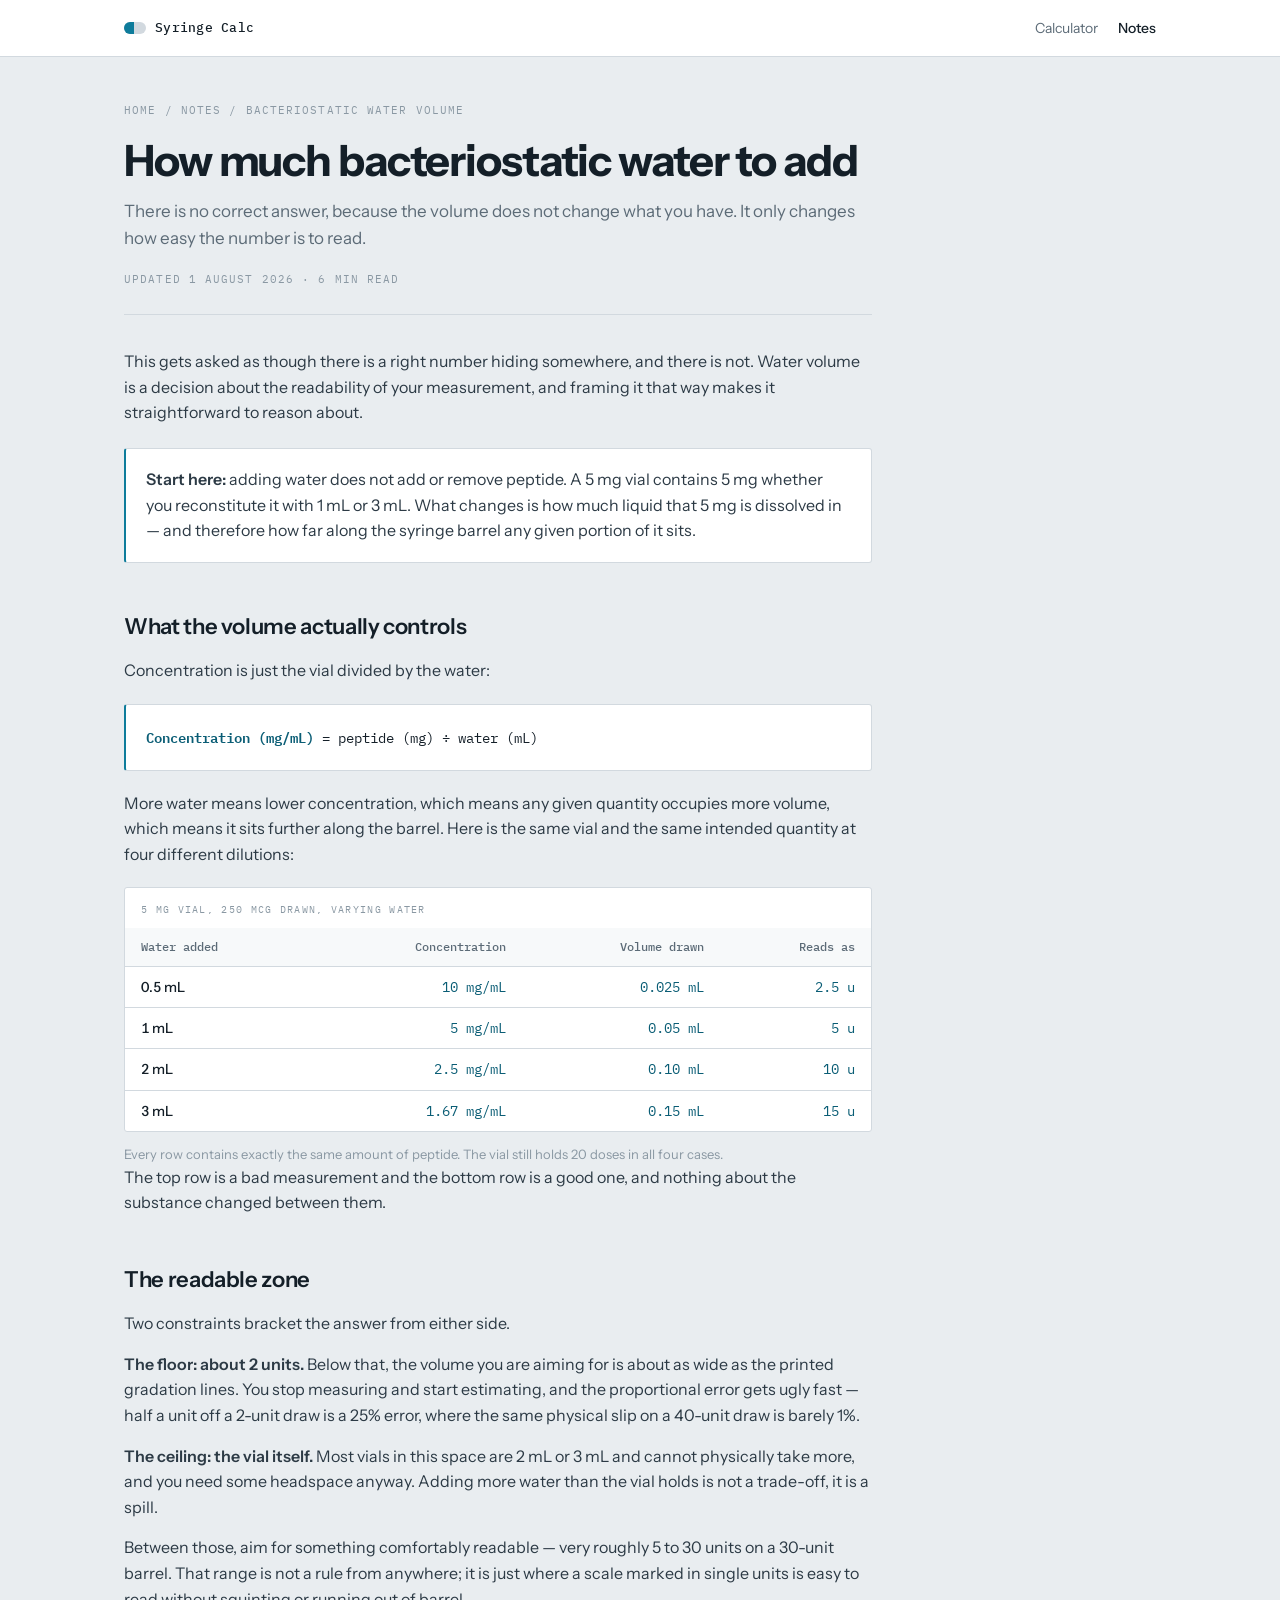
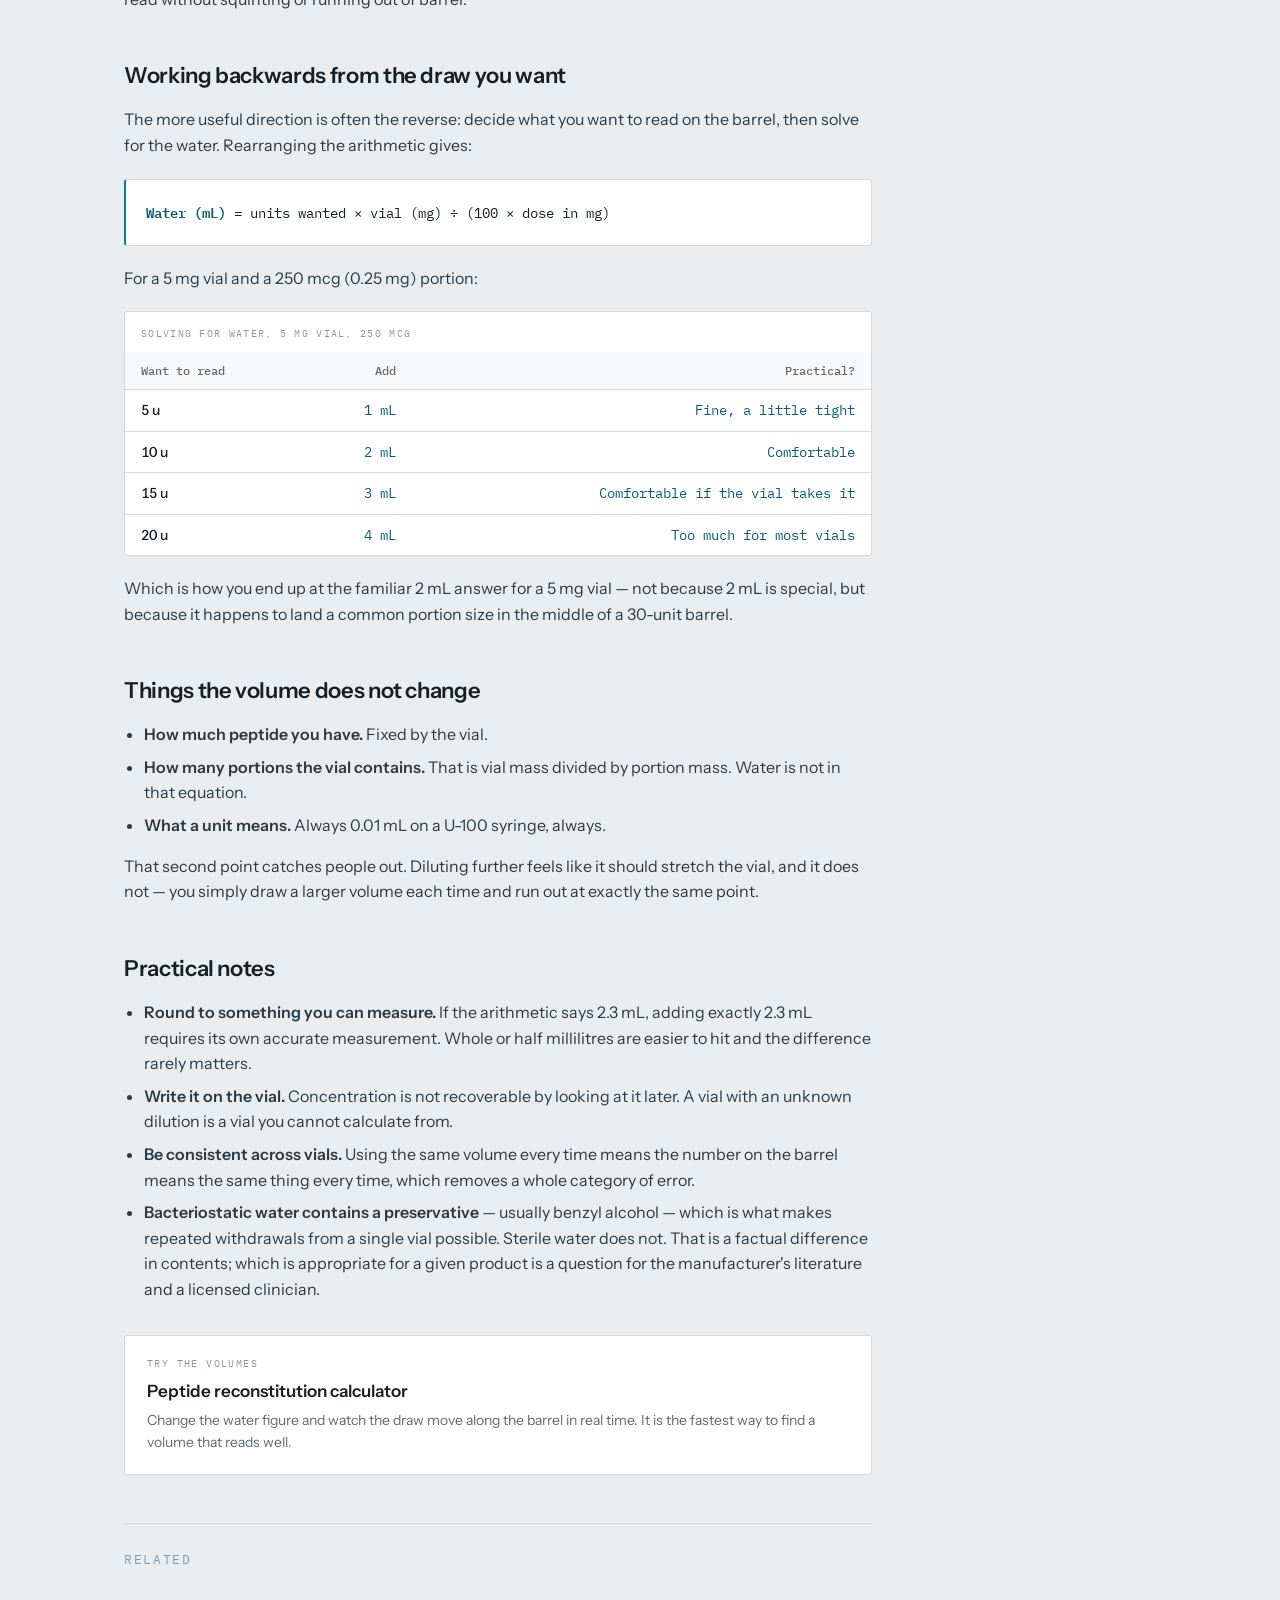
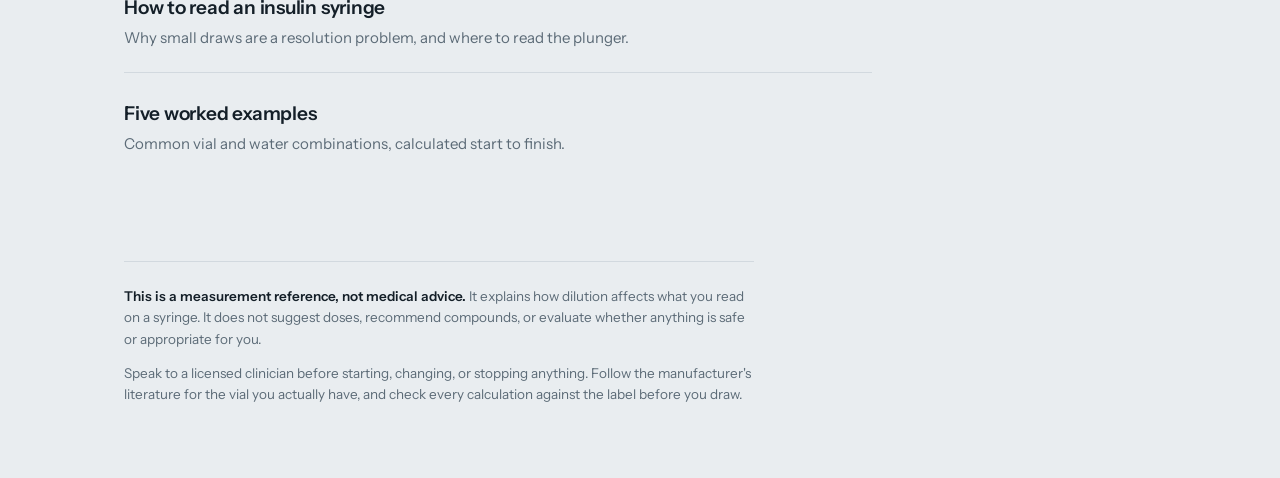
<file: blog/how-much-bacteriostatic-water/index.html>
<!DOCTYPE html>
<html lang="en">
<head>
<meta charset="utf-8">
<meta name="viewport" content="width=device-width, initial-scale=1">
<title>How Much Bacteriostatic Water to Add — A Readability Decision</title>
<meta name="description" content="Water volume never changes how much peptide is in the vial, only where the draw lands on the barrel. How to pick a volume that makes your draw readable, and how to work backwards from the draw you want.">
<link rel="canonical" href="https://syringecalc.com/blog/how-much-bacteriostatic-water/">
<meta name="theme-color" content="#0A5D75">
<link rel="icon" href="/favicon.ico" sizes="32x32">
<link rel="icon" type="image/png" sizes="32x32" href="/favicon-32.png">
<link rel="icon" type="image/png" sizes="16x16" href="/favicon-16.png">
<link rel="apple-touch-icon" href="/apple-touch-icon.png">
<meta property="og:title" content="How much bacteriostatic water to add">
<meta property="og:description" content="It changes where the draw lands, not how much peptide you have.">
<meta property="og:type" content="article">
<meta property="og:url" content="https://syringecalc.com/blog/how-much-bacteriostatic-water/">
<meta property="og:site_name" content="Syringe Calc">
<meta property="og:image" content="https://syringecalc.com/og.png">
<meta property="og:image:width" content="1200">
<meta property="og:image:height" content="630">
<meta name="twitter:card" content="summary_large_image">
<meta name="twitter:image" content="https://syringecalc.com/og.png">
<link rel="preload" href="/fonts/InstrumentSans-400-700.woff2" as="font" type="font/woff2" crossorigin>
<link rel="stylesheet" href="/blog/style.css">
</head>
<body>

<header class="sitebar">
  <div class="wrap">
    <a class="brand" href="/"><span class="chip"></span>Syringe Calc</a>
    <nav>
      <a href="/">Calculator</a>
      <a href="/blog/" aria-current="page">Notes</a>
    </nav>
  </div>
</header>

<div class="wrap">
  <p class="crumbs"><a href="/">Home</a> / <a href="/blog/">Notes</a> / Bacteriostatic water volume</p>

  <article>
    <h1>How much bacteriostatic water to add</h1>
    <p class="standfirst">There is no correct answer, because the volume does not change what you have. It only changes how easy the number is to read.</p>
    <p class="meta">Updated 1 August 2026 · 6 min read</p>

    <p>This gets asked as though there is a right number hiding somewhere, and there is not. Water volume is a decision about the readability of your measurement, and framing it that way makes it straightforward to reason about.</p>

    <div class="callout">
      <p><strong>Start here:</strong> adding water does not add or remove peptide. A 5 mg vial contains 5 mg whether you reconstitute it with 1 mL or 3 mL. What changes is how much liquid that 5 mg is dissolved in — and therefore how far along the syringe barrel any given portion of it sits.</p>
    </div>

    <h2>What the volume actually controls</h2>

    <p>Concentration is just the vial divided by the water:</p>

    <div class="formula">
      <b>Concentration (mg/mL)</b> = peptide (mg) ÷ water (mL)
    </div>

    <p>More water means lower concentration, which means any given quantity occupies more volume, which means it sits further along the barrel. Here is the same vial and the same intended quantity at four different dilutions:</p>

    <div class="tablewrap">
      <table>
        <caption>5 mg vial, 250 mcg drawn, varying water</caption>
        <thead>
          <tr><th scope="col">Water added</th><th scope="col">Concentration</th><th scope="col">Volume drawn</th><th scope="col">Reads as</th></tr>
        </thead>
        <tbody>
          <tr><th scope="row">0.5 mL</th><td>10 mg/mL</td><td>0.025 mL</td><td>2.5 u</td></tr>
          <tr><th scope="row">1 mL</th><td>5 mg/mL</td><td>0.05 mL</td><td>5 u</td></tr>
          <tr><th scope="row">2 mL</th><td>2.5 mg/mL</td><td>0.10 mL</td><td>10 u</td></tr>
          <tr><th scope="row">3 mL</th><td>1.67 mg/mL</td><td>0.15 mL</td><td>15 u</td></tr>
        </tbody>
      </table>
    </div>
    <p class="tnote">Every row contains exactly the same amount of peptide. The vial still holds 20 doses in all four cases.</p>

    <p>The top row is a bad measurement and the bottom row is a good one, and nothing about the substance changed between them.</p>

    <h2>The readable zone</h2>

    <p>Two constraints bracket the answer from either side.</p>

    <p><strong>The floor: about 2 units.</strong> Below that, the volume you are aiming for is about as wide as the printed gradation lines. You stop measuring and start estimating, and the proportional error gets ugly fast — half a unit off a 2-unit draw is a 25% error, where the same physical slip on a 40-unit draw is barely 1%.</p>

    <p><strong>The ceiling: the vial itself.</strong> Most vials in this space are 2 mL or 3 mL and cannot physically take more, and you need some headspace anyway. Adding more water than the vial holds is not a trade-off, it is a spill.</p>

    <p>Between those, aim for something comfortably readable — very roughly 5 to 30 units on a 30-unit barrel. That range is not a rule from anywhere; it is just where a scale marked in single units is easy to read without squinting or running out of barrel.</p>

    <h2>Working backwards from the draw you want</h2>

    <p>The more useful direction is often the reverse: decide what you want to read on the barrel, then solve for the water. Rearranging the arithmetic gives:</p>

    <div class="formula">
      <b>Water (mL)</b> = units wanted × vial (mg) ÷ (100 × dose in mg)
    </div>

    <p>For a 5 mg vial and a 250 mcg (0.25 mg) portion:</p>

    <div class="tablewrap">
      <table>
        <caption>Solving for water, 5 mg vial, 250 mcg</caption>
        <thead>
          <tr><th scope="col">Want to read</th><th scope="col">Add</th><th scope="col">Practical?</th></tr>
        </thead>
        <tbody>
          <tr><th scope="row">5 u</th><td>1 mL</td><td>Fine, a little tight</td></tr>
          <tr><th scope="row">10 u</th><td>2 mL</td><td>Comfortable</td></tr>
          <tr><th scope="row">15 u</th><td>3 mL</td><td>Comfortable if the vial takes it</td></tr>
          <tr><th scope="row">20 u</th><td>4 mL</td><td>Too much for most vials</td></tr>
        </tbody>
      </table>
    </div>

    <p>Which is how you end up at the familiar 2 mL answer for a 5 mg vial — not because 2 mL is special, but because it happens to land a common portion size in the middle of a 30-unit barrel.</p>

    <h2>Things the volume does not change</h2>

    <ul>
      <li><strong>How much peptide you have.</strong> Fixed by the vial.</li>
      <li><strong>How many portions the vial contains.</strong> That is vial mass divided by portion mass. Water is not in that equation.</li>
      <li><strong>What a unit means.</strong> Always 0.01 mL on a U-100 syringe, always.</li>
    </ul>

    <p>That second point catches people out. Diluting further feels like it should stretch the vial, and it does not — you simply draw a larger volume each time and run out at exactly the same point.</p>

    <h2>Practical notes</h2>

    <ul>
      <li><strong>Round to something you can measure.</strong> If the arithmetic says 2.3 mL, adding exactly 2.3 mL requires its own accurate measurement. Whole or half millilitres are easier to hit and the difference rarely matters.</li>
      <li><strong>Write it on the vial.</strong> Concentration is not recoverable by looking at it later. A vial with an unknown dilution is a vial you cannot calculate from.</li>
      <li><strong>Be consistent across vials.</strong> Using the same volume every time means the number on the barrel means the same thing every time, which removes a whole category of error.</li>
      <li><strong>Bacteriostatic water contains a preservative</strong> — usually benzyl alcohol — which is what makes repeated withdrawals from a single vial possible. Sterile water does not. That is a factual difference in contents; which is appropriate for a given product is a question for the manufacturer's literature and a licensed clinician.</li>
    </ul>

    <a class="cta" href="/">
      <span class="k">Try the volumes</span>
      <span class="t">Peptide reconstitution calculator</span>
      <span class="d">Change the water figure and watch the draw move along the barrel in real time. It is the fastest way to find a volume that reads well.</span>
    </a>

    <div class="more">
      <h2>Related</h2>
      <ul class="postlist">
        <li><a href="/blog/how-to-read-an-insulin-syringe/"><span class="pt">How to read an insulin syringe</span><span class="px">Why small draws are a resolution problem, and where to read the plunger.</span></a></li>
        <li><a href="/blog/reconstitution-worked-examples/"><span class="pt">Five worked examples</span><span class="px">Common vial and water combinations, calculated start to finish.</span></a></li>
      </ul>
    </div>
  </article>

  <footer class="disclaimer">
    <p><strong>This is a measurement reference, not medical advice.</strong> It explains how dilution affects what you read on a syringe. It does not suggest doses, recommend compounds, or evaluate whether anything is safe or appropriate for you.</p>
    <p>Speak to a licensed clinician before starting, changing, or stopping anything. Follow the manufacturer's literature for the vial you actually have, and check every calculation against the label before you draw.</p>
  </footer>
</div>

<script type="application/ld+json">
{
  "@context":"https://schema.org",
  "@type":"BlogPosting",
  "headline":"How much bacteriostatic water to add",
  "description":"Water volume does not change how much peptide is in the vial, only where the draw lands on the barrel. How to choose a volume that reads well, and how to solve backwards from a target draw.",
  "datePublished":"2026-08-01",
  "dateModified":"2026-08-01",
  "mainEntityOfPage":{"@type":"WebPage","@id":"https://syringecalc.com/blog/how-much-bacteriostatic-water/"},
  "image":"https://syringecalc.com/og.png",
  "publisher":{"@type":"Organization","name":"Syringe Calc","url":"https://syringecalc.com/"},
  "isAccessibleForFree":true
}
</script>
<script type="application/ld+json">
{
  "@context":"https://schema.org",
  "@type":"BreadcrumbList",
  "itemListElement":[
    {"@type":"ListItem","position":1,"name":"Home","item":"https://syringecalc.com/"},
    {"@type":"ListItem","position":2,"name":"Notes","item":"https://syringecalc.com/blog/"},
    {"@type":"ListItem","position":3,"name":"How much bacteriostatic water to add"}
  ]
}
</script>

</body>
</html>
</file>
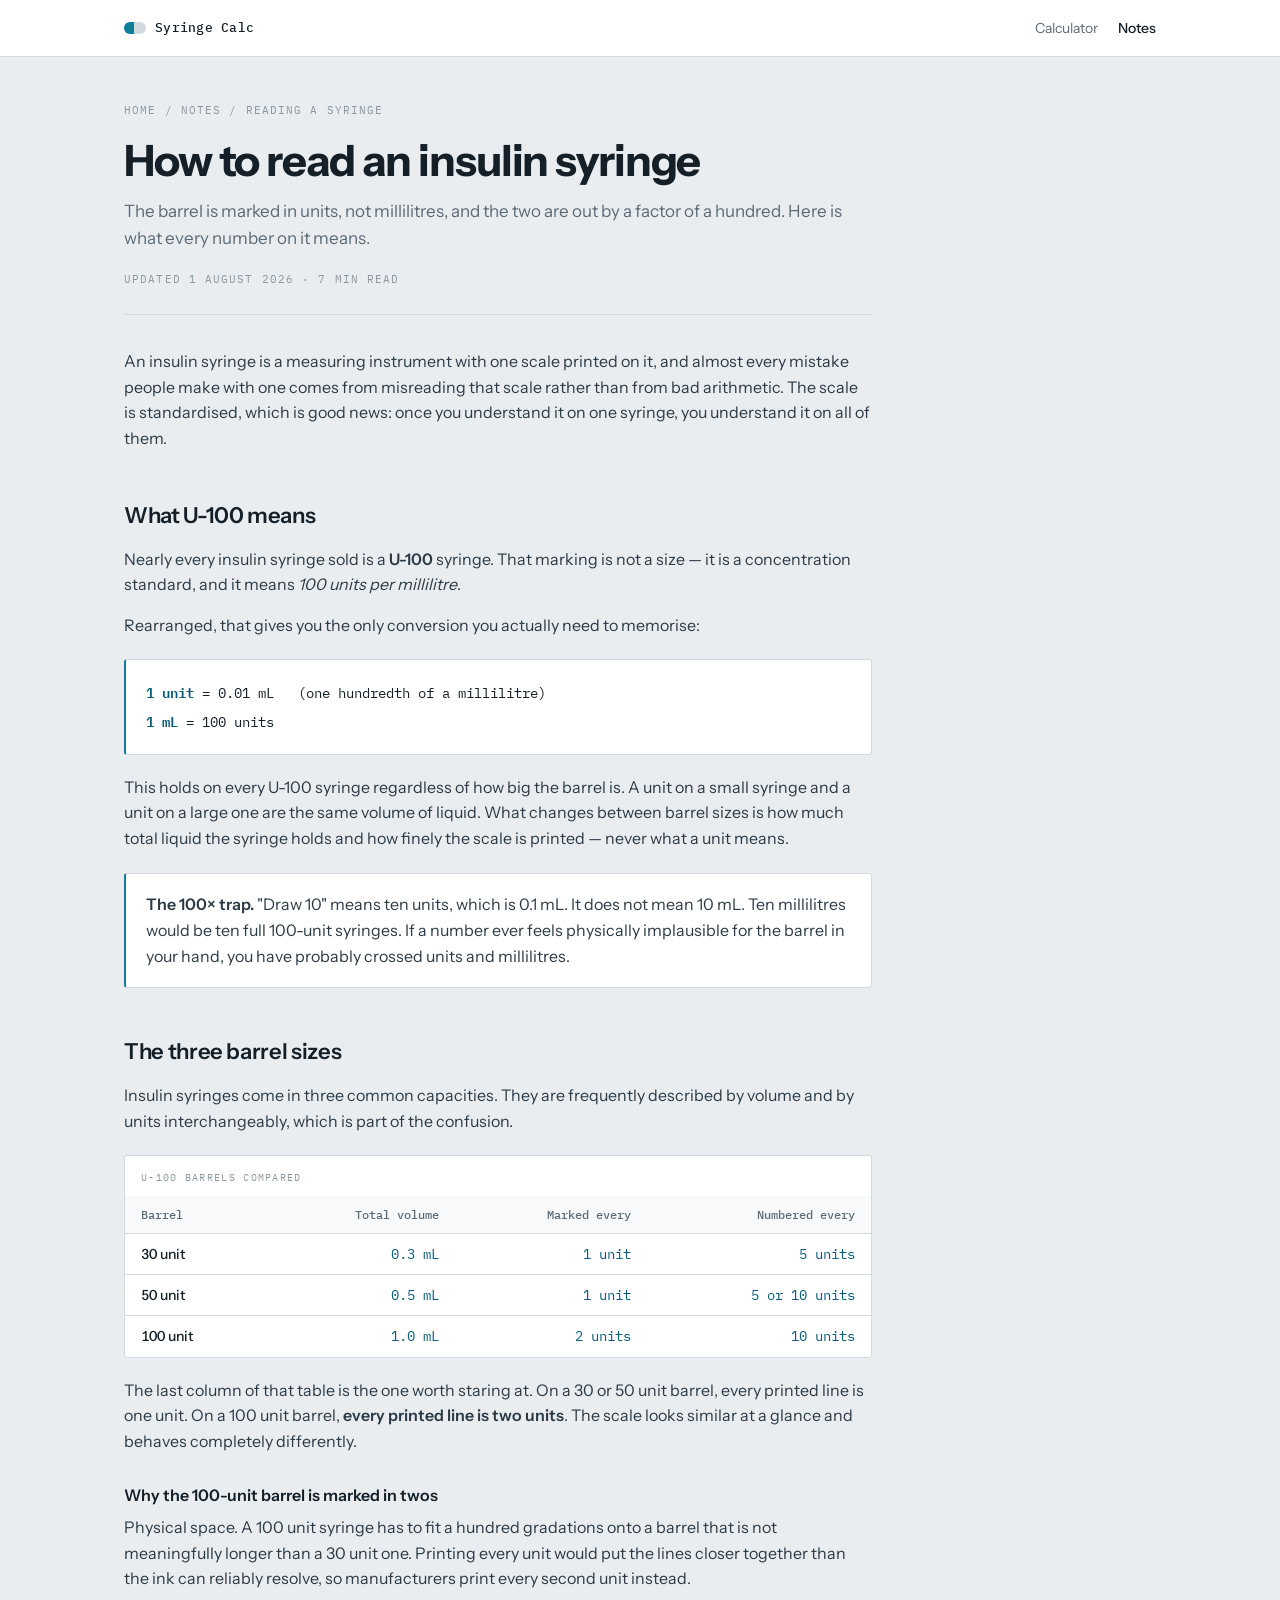
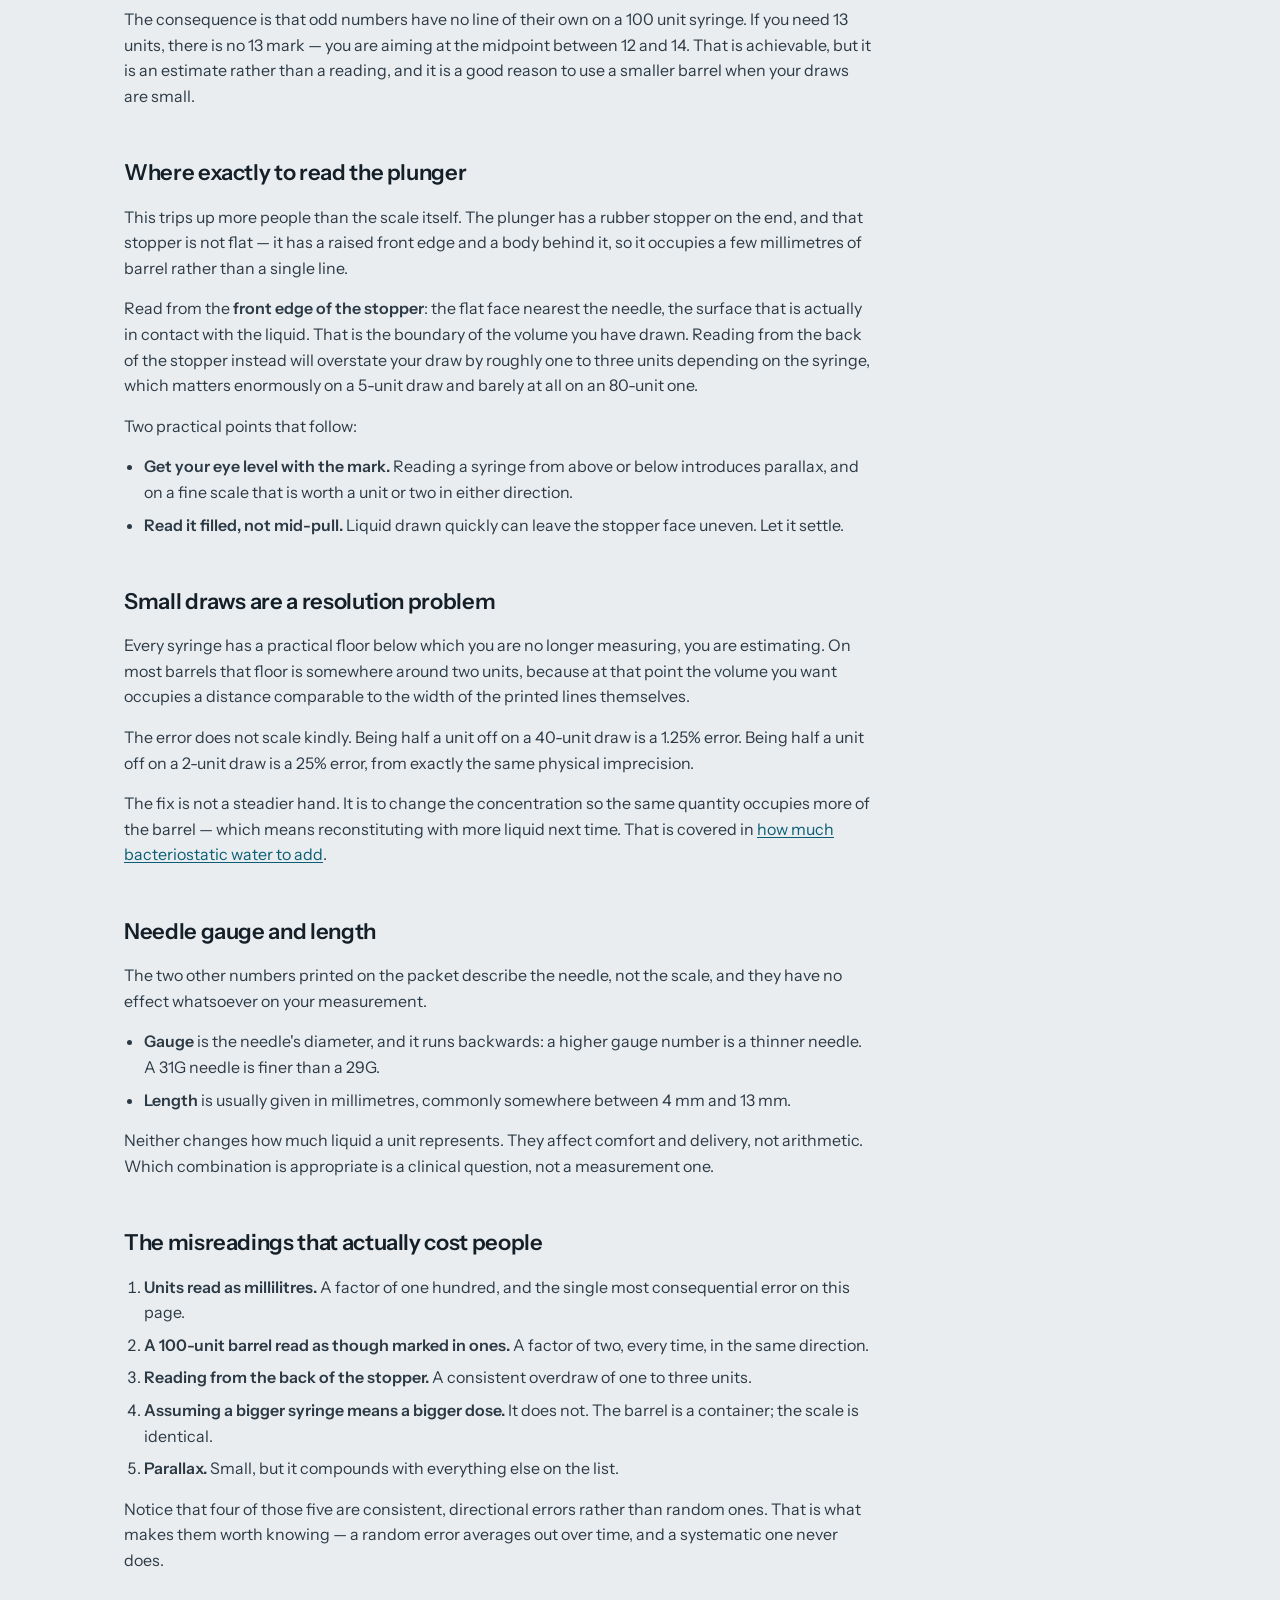
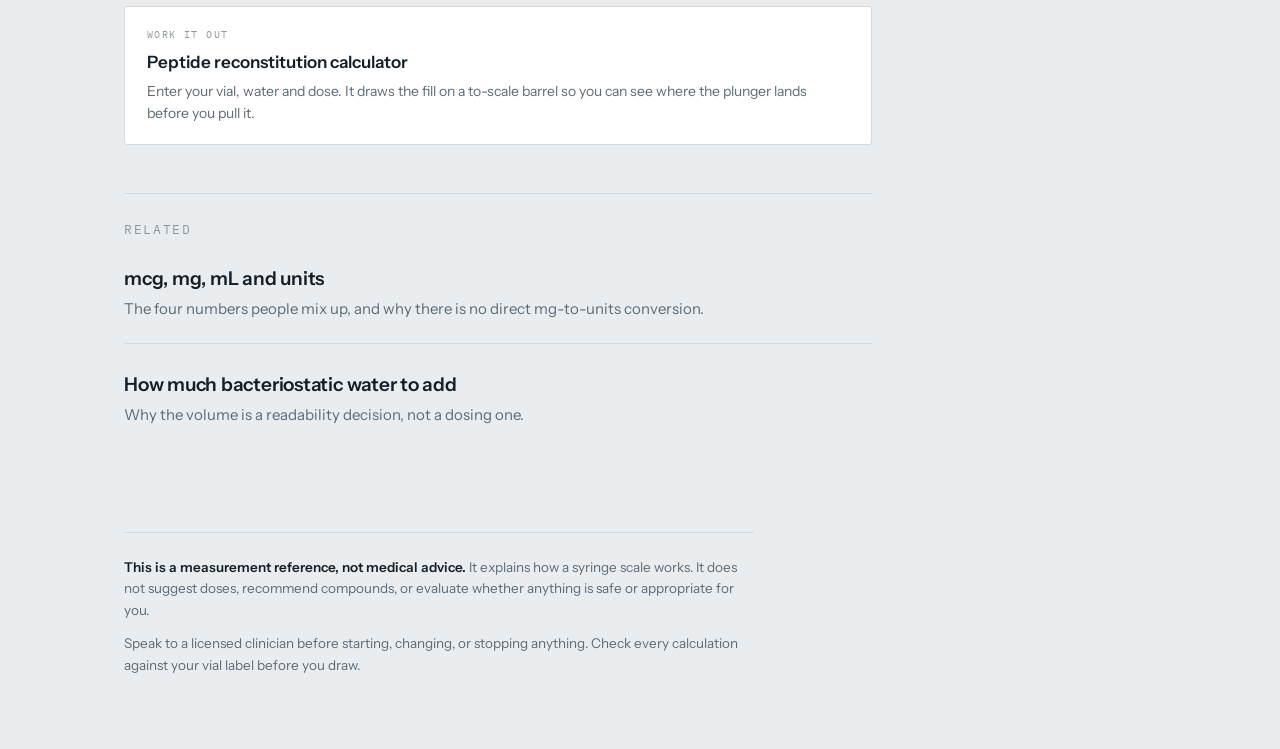
<file: blog/how-to-read-an-insulin-syringe/index.html>
<!DOCTYPE html>
<html lang="en">
<head>
<meta charset="utf-8">
<meta name="viewport" content="width=device-width, initial-scale=1">
<title>How to Read an Insulin Syringe — Units, Barrels and the Plunger Line</title>
<meta name="description" content="What the numbers on a U-100 insulin syringe actually mean, how 30, 50 and 100 unit barrels differ, exactly where to read the plunger, and the misreadings that cost people a factor of ten.">
<link rel="canonical" href="https://syringecalc.com/blog/how-to-read-an-insulin-syringe/">
<meta name="theme-color" content="#0A5D75">
<link rel="icon" href="/favicon.ico" sizes="32x32">
<link rel="icon" type="image/png" sizes="32x32" href="/favicon-32.png">
<link rel="icon" type="image/png" sizes="16x16" href="/favicon-16.png">
<link rel="apple-touch-icon" href="/apple-touch-icon.png">
<meta property="og:title" content="How to Read an Insulin Syringe">
<meta property="og:description" content="What the numbers on a U-100 barrel mean, and exactly where to read the plunger.">
<meta property="og:type" content="article">
<meta property="og:url" content="https://syringecalc.com/blog/how-to-read-an-insulin-syringe/">
<meta property="og:site_name" content="Syringe Calc">
<meta property="og:image" content="https://syringecalc.com/og.png">
<meta property="og:image:width" content="1200">
<meta property="og:image:height" content="630">
<meta name="twitter:card" content="summary_large_image">
<meta name="twitter:image" content="https://syringecalc.com/og.png">
<link rel="preload" href="/fonts/InstrumentSans-400-700.woff2" as="font" type="font/woff2" crossorigin>
<link rel="stylesheet" href="/blog/style.css">
</head>
<body>

<header class="sitebar">
  <div class="wrap">
    <a class="brand" href="/"><span class="chip"></span>Syringe Calc</a>
    <nav>
      <a href="/">Calculator</a>
      <a href="/blog/" aria-current="page">Notes</a>
    </nav>
  </div>
</header>

<div class="wrap">
  <p class="crumbs"><a href="/">Home</a> / <a href="/blog/">Notes</a> / Reading a syringe</p>

  <article>
    <h1>How to read an insulin syringe</h1>
    <p class="standfirst">The barrel is marked in units, not millilitres, and the two are out by a factor of a hundred. Here is what every number on it means.</p>
    <p class="meta">Updated 1 August 2026 · 7 min read</p>

    <p>An insulin syringe is a measuring instrument with one scale printed on it, and almost every mistake people make with one comes from misreading that scale rather than from bad arithmetic. The scale is standardised, which is good news: once you understand it on one syringe, you understand it on all of them.</p>

    <h2>What U-100 means</h2>

    <p>Nearly every insulin syringe sold is a <strong>U-100</strong> syringe. That marking is not a size — it is a concentration standard, and it means <em>100 units per millilitre</em>.</p>

    <p>Rearranged, that gives you the only conversion you actually need to memorise:</p>

    <div class="formula">
      <b>1 unit</b> = 0.01 mL &nbsp;&nbsp;(one hundredth of a millilitre)<br>
      <b>1 mL</b> = 100 units
    </div>

    <p>This holds on every U-100 syringe regardless of how big the barrel is. A unit on a small syringe and a unit on a large one are the same volume of liquid. What changes between barrel sizes is how much total liquid the syringe holds and how finely the scale is printed — never what a unit means.</p>

    <div class="callout">
      <p><strong>The 100× trap.</strong> "Draw 10" means ten units, which is 0.1 mL. It does not mean 10 mL. Ten millilitres would be ten full 100-unit syringes. If a number ever feels physically implausible for the barrel in your hand, you have probably crossed units and millilitres.</p>
    </div>

    <h2>The three barrel sizes</h2>

    <p>Insulin syringes come in three common capacities. They are frequently described by volume and by units interchangeably, which is part of the confusion.</p>

    <div class="tablewrap">
      <table>
        <caption>U-100 barrels compared</caption>
        <thead>
          <tr><th scope="col">Barrel</th><th scope="col">Total volume</th><th scope="col">Marked every</th><th scope="col">Numbered every</th></tr>
        </thead>
        <tbody>
          <tr><th scope="row">30 unit</th><td>0.3 mL</td><td>1 unit</td><td>5 units</td></tr>
          <tr><th scope="row">50 unit</th><td>0.5 mL</td><td>1 unit</td><td>5 or 10 units</td></tr>
          <tr><th scope="row">100 unit</th><td>1.0 mL</td><td>2 units</td><td>10 units</td></tr>
        </tbody>
      </table>
    </div>

    <p>The last column of that table is the one worth staring at. On a 30 or 50 unit barrel, every printed line is one unit. On a 100 unit barrel, <strong>every printed line is two units</strong>. The scale looks similar at a glance and behaves completely differently.</p>

    <h3>Why the 100-unit barrel is marked in twos</h3>

    <p>Physical space. A 100 unit syringe has to fit a hundred gradations onto a barrel that is not meaningfully longer than a 30 unit one. Printing every unit would put the lines closer together than the ink can reliably resolve, so manufacturers print every second unit instead.</p>

    <p>The consequence is that odd numbers have no line of their own on a 100 unit syringe. If you need 13 units, there is no 13 mark — you are aiming at the midpoint between 12 and 14. That is achievable, but it is an estimate rather than a reading, and it is a good reason to use a smaller barrel when your draws are small.</p>

    <h2>Where exactly to read the plunger</h2>

    <p>This trips up more people than the scale itself. The plunger has a rubber stopper on the end, and that stopper is not flat — it has a raised front edge and a body behind it, so it occupies a few millimetres of barrel rather than a single line.</p>

    <p>Read from the <strong>front edge of the stopper</strong>: the flat face nearest the needle, the surface that is actually in contact with the liquid. That is the boundary of the volume you have drawn. Reading from the back of the stopper instead will overstate your draw by roughly one to three units depending on the syringe, which matters enormously on a 5-unit draw and barely at all on an 80-unit one.</p>

    <p>Two practical points that follow:</p>

    <ul>
      <li><strong>Get your eye level with the mark.</strong> Reading a syringe from above or below introduces parallax, and on a fine scale that is worth a unit or two in either direction.</li>
      <li><strong>Read it filled, not mid-pull.</strong> Liquid drawn quickly can leave the stopper face uneven. Let it settle.</li>
    </ul>

    <h2>Small draws are a resolution problem</h2>

    <p>Every syringe has a practical floor below which you are no longer measuring, you are estimating. On most barrels that floor is somewhere around two units, because at that point the volume you want occupies a distance comparable to the width of the printed lines themselves.</p>

    <p>The error does not scale kindly. Being half a unit off on a 40-unit draw is a 1.25% error. Being half a unit off on a 2-unit draw is a 25% error, from exactly the same physical imprecision.</p>

    <p>The fix is not a steadier hand. It is to change the concentration so the same quantity occupies more of the barrel — which means reconstituting with more liquid next time. That is covered in <a href="/blog/how-much-bacteriostatic-water/">how much bacteriostatic water to add</a>.</p>

    <h2>Needle gauge and length</h2>

    <p>The two other numbers printed on the packet describe the needle, not the scale, and they have no effect whatsoever on your measurement.</p>

    <ul>
      <li><strong>Gauge</strong> is the needle's diameter, and it runs backwards: a higher gauge number is a thinner needle. A 31G needle is finer than a 29G.</li>
      <li><strong>Length</strong> is usually given in millimetres, commonly somewhere between 4 mm and 13 mm.</li>
    </ul>

    <p>Neither changes how much liquid a unit represents. They affect comfort and delivery, not arithmetic. Which combination is appropriate is a clinical question, not a measurement one.</p>

    <h2>The misreadings that actually cost people</h2>

    <ol>
      <li><strong>Units read as millilitres.</strong> A factor of one hundred, and the single most consequential error on this page.</li>
      <li><strong>A 100-unit barrel read as though marked in ones.</strong> A factor of two, every time, in the same direction.</li>
      <li><strong>Reading from the back of the stopper.</strong> A consistent overdraw of one to three units.</li>
      <li><strong>Assuming a bigger syringe means a bigger dose.</strong> It does not. The barrel is a container; the scale is identical.</li>
      <li><strong>Parallax.</strong> Small, but it compounds with everything else on the list.</li>
    </ol>

    <p>Notice that four of those five are consistent, directional errors rather than random ones. That is what makes them worth knowing — a random error averages out over time, and a systematic one never does.</p>

    <a class="cta" href="/">
      <span class="k">Work it out</span>
      <span class="t">Peptide reconstitution calculator</span>
      <span class="d">Enter your vial, water and dose. It draws the fill on a to-scale barrel so you can see where the plunger lands before you pull it.</span>
    </a>

    <div class="more">
      <h2>Related</h2>
      <ul class="postlist">
        <li><a href="/blog/mcg-mg-ml-and-units/"><span class="pt">mcg, mg, mL and units</span><span class="px">The four numbers people mix up, and why there is no direct mg-to-units conversion.</span></a></li>
        <li><a href="/blog/how-much-bacteriostatic-water/"><span class="pt">How much bacteriostatic water to add</span><span class="px">Why the volume is a readability decision, not a dosing one.</span></a></li>
      </ul>
    </div>
  </article>

  <footer class="disclaimer">
    <p><strong>This is a measurement reference, not medical advice.</strong> It explains how a syringe scale works. It does not suggest doses, recommend compounds, or evaluate whether anything is safe or appropriate for you.</p>
    <p>Speak to a licensed clinician before starting, changing, or stopping anything. Check every calculation against your vial label before you draw.</p>
  </footer>
</div>

<script type="application/ld+json">
{
  "@context":"https://schema.org",
  "@type":"BlogPosting",
  "headline":"How to read an insulin syringe",
  "description":"What the numbers on a U-100 insulin syringe mean, how 30, 50 and 100 unit barrels differ, where to read the plunger, and the systematic misreadings that cost people a factor of ten.",
  "datePublished":"2026-08-01",
  "dateModified":"2026-08-01",
  "mainEntityOfPage":{"@type":"WebPage","@id":"https://syringecalc.com/blog/how-to-read-an-insulin-syringe/"},
  "image":"https://syringecalc.com/og.png",
  "publisher":{"@type":"Organization","name":"Syringe Calc","url":"https://syringecalc.com/"},
  "isAccessibleForFree":true
}
</script>
<script type="application/ld+json">
{
  "@context":"https://schema.org",
  "@type":"BreadcrumbList",
  "itemListElement":[
    {"@type":"ListItem","position":1,"name":"Home","item":"https://syringecalc.com/"},
    {"@type":"ListItem","position":2,"name":"Notes","item":"https://syringecalc.com/blog/"},
    {"@type":"ListItem","position":3,"name":"How to read an insulin syringe"}
  ]
}
</script>

</body>
</html>
</file>
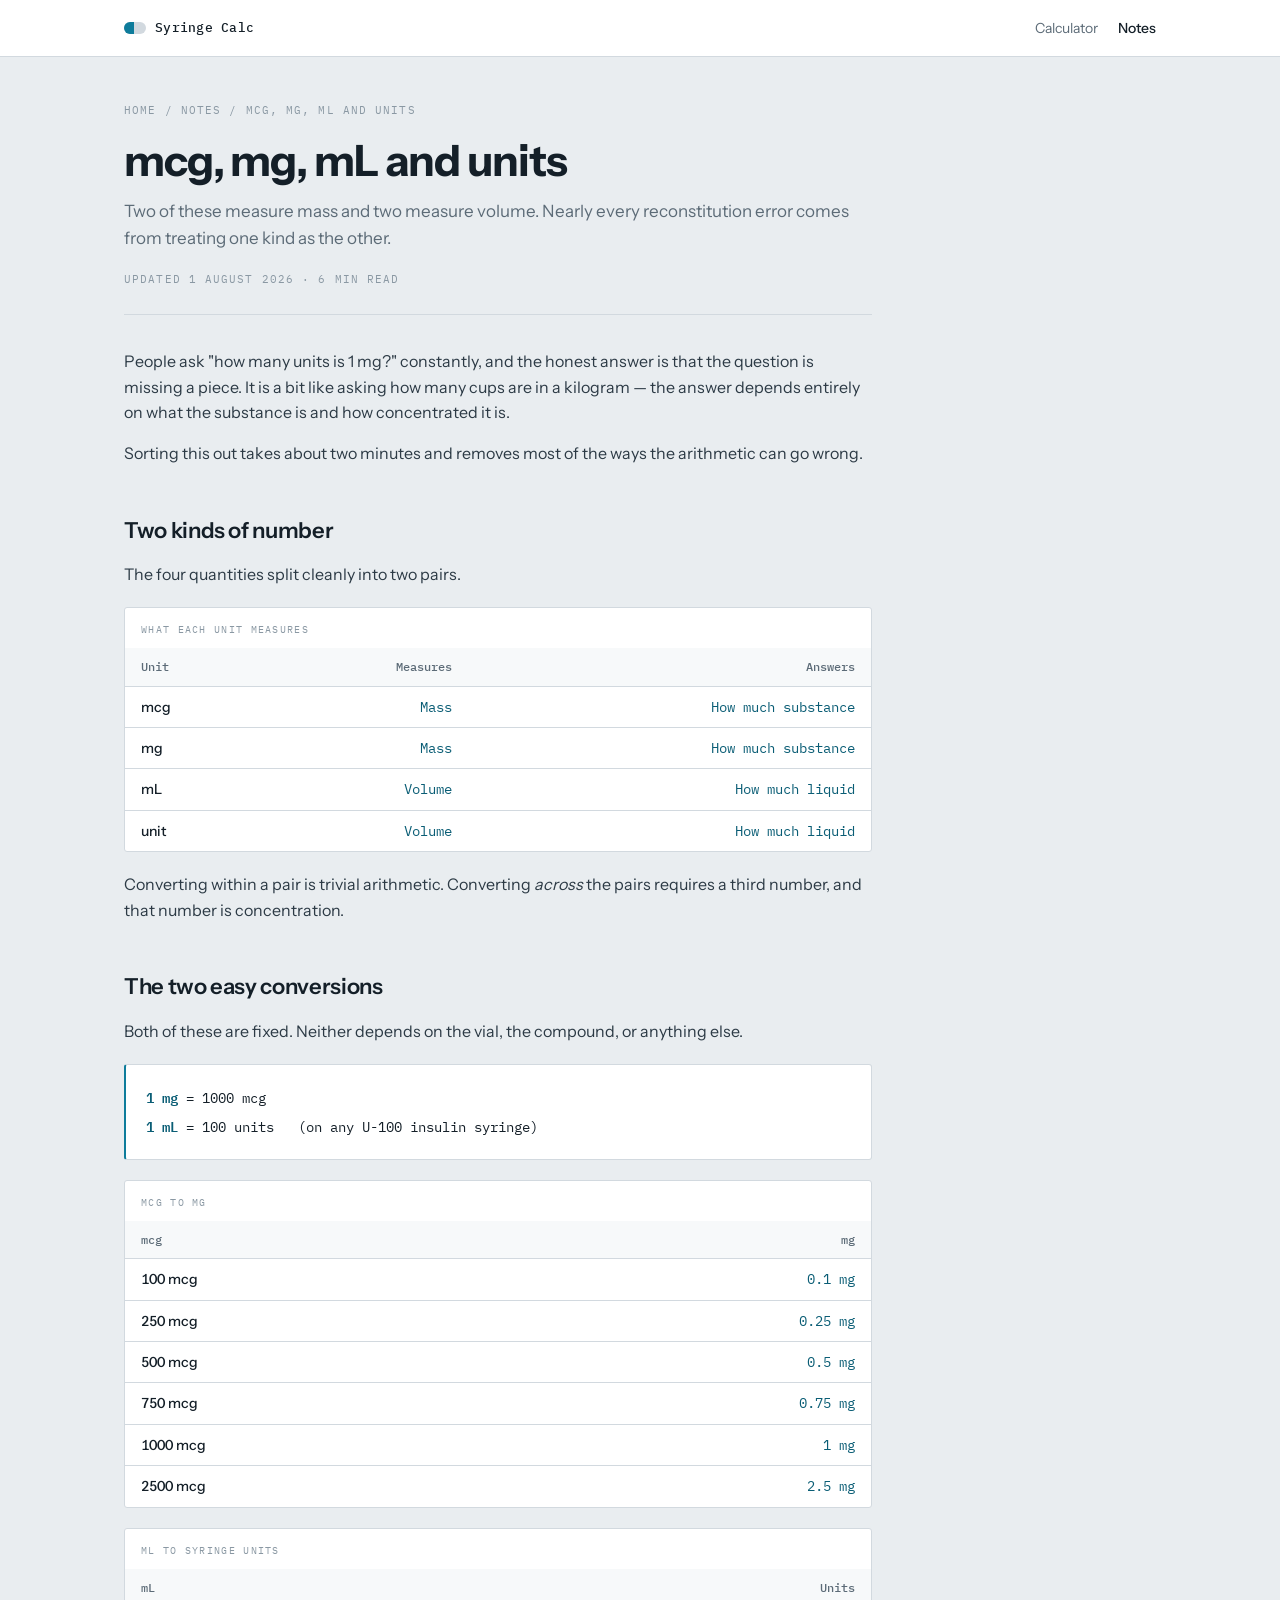
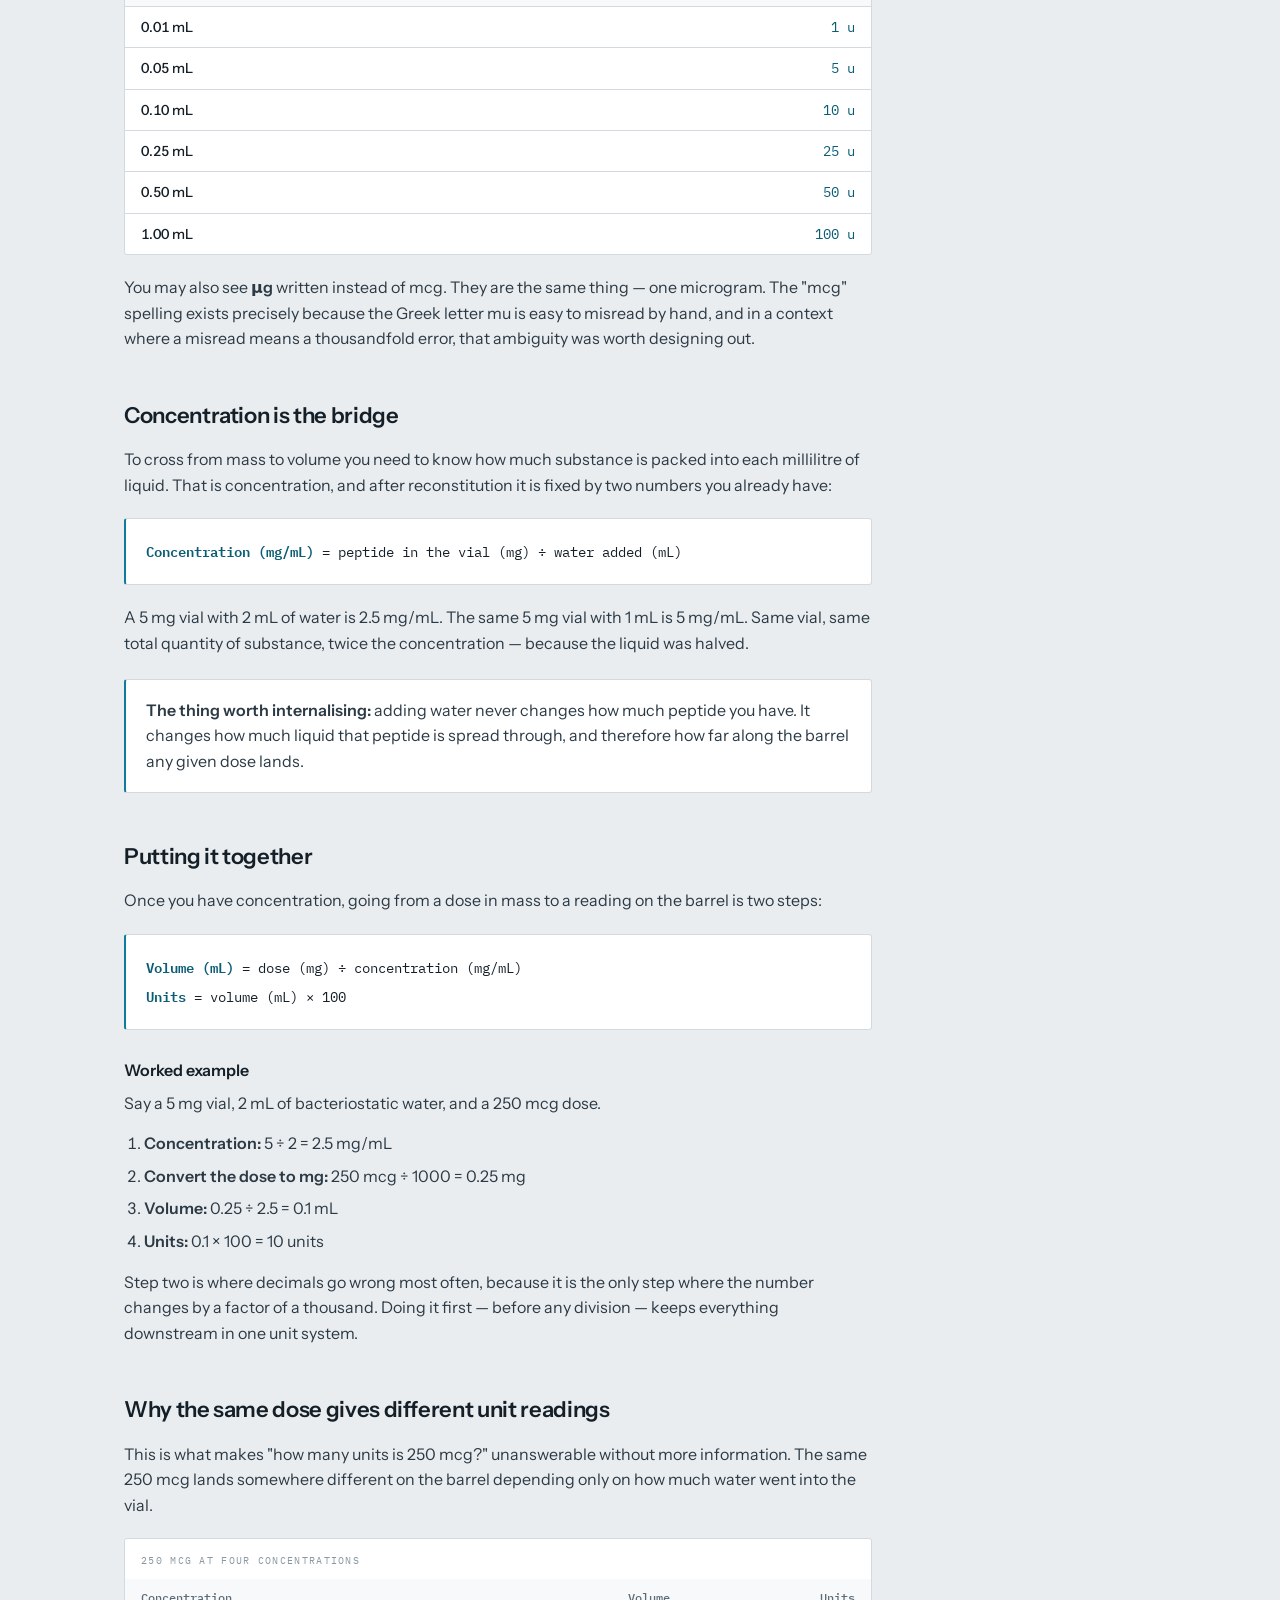
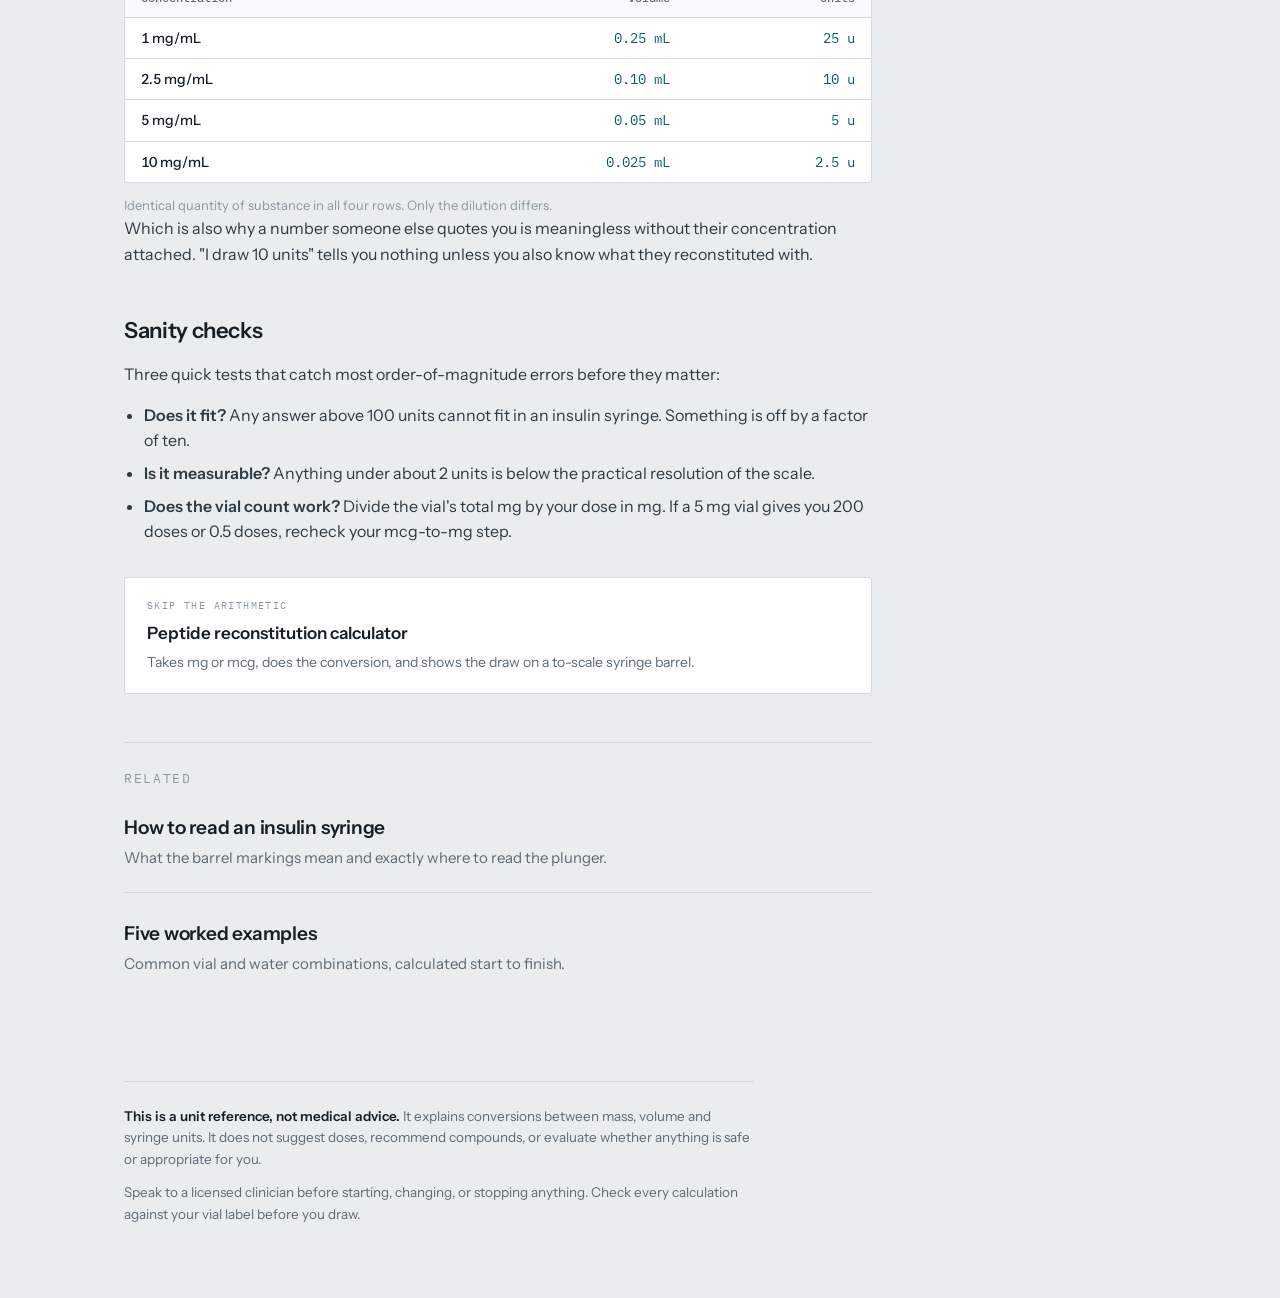
<file: blog/mcg-mg-ml-and-units/index.html>
<!DOCTYPE html>
<html lang="en">
<head>
<meta charset="utf-8">
<meta name="viewport" content="width=device-width, initial-scale=1">
<title>mcg, mg, mL and Units — The Four Numbers People Mix Up</title>
<meta name="description" content="Why there is no direct mg to units conversion, what concentration actually does, and the two conversions worth memorising. With mcg-to-mg and mL-to-units reference tables.">
<link rel="canonical" href="https://syringecalc.com/blog/mcg-mg-ml-and-units/">
<meta name="theme-color" content="#0A5D75">
<link rel="icon" href="/favicon.ico" sizes="32x32">
<link rel="icon" type="image/png" sizes="32x32" href="/favicon-32.png">
<link rel="icon" type="image/png" sizes="16x16" href="/favicon-16.png">
<link rel="apple-touch-icon" href="/apple-touch-icon.png">
<meta property="og:title" content="mcg, mg, mL and units">
<meta property="og:description" content="Why there is no direct mg-to-units conversion, and what concentration actually does.">
<meta property="og:type" content="article">
<meta property="og:url" content="https://syringecalc.com/blog/mcg-mg-ml-and-units/">
<meta property="og:site_name" content="Syringe Calc">
<meta property="og:image" content="https://syringecalc.com/og.png">
<meta property="og:image:width" content="1200">
<meta property="og:image:height" content="630">
<meta name="twitter:card" content="summary_large_image">
<meta name="twitter:image" content="https://syringecalc.com/og.png">
<link rel="preload" href="/fonts/InstrumentSans-400-700.woff2" as="font" type="font/woff2" crossorigin>
<link rel="stylesheet" href="/blog/style.css">
</head>
<body>

<header class="sitebar">
  <div class="wrap">
    <a class="brand" href="/"><span class="chip"></span>Syringe Calc</a>
    <nav>
      <a href="/">Calculator</a>
      <a href="/blog/" aria-current="page">Notes</a>
    </nav>
  </div>
</header>

<div class="wrap">
  <p class="crumbs"><a href="/">Home</a> / <a href="/blog/">Notes</a> / mcg, mg, mL and units</p>

  <article>
    <h1>mcg, mg, mL and units</h1>
    <p class="standfirst">Two of these measure mass and two measure volume. Nearly every reconstitution error comes from treating one kind as the other.</p>
    <p class="meta">Updated 1 August 2026 · 6 min read</p>

    <p>People ask "how many units is 1 mg?" constantly, and the honest answer is that the question is missing a piece. It is a bit like asking how many cups are in a kilogram — the answer depends entirely on what the substance is and how concentrated it is.</p>

    <p>Sorting this out takes about two minutes and removes most of the ways the arithmetic can go wrong.</p>

    <h2>Two kinds of number</h2>

    <p>The four quantities split cleanly into two pairs.</p>

    <div class="tablewrap">
      <table>
        <caption>What each unit measures</caption>
        <thead>
          <tr><th scope="col">Unit</th><th scope="col">Measures</th><th scope="col">Answers</th></tr>
        </thead>
        <tbody>
          <tr><th scope="row">mcg</th><td>Mass</td><td>How much substance</td></tr>
          <tr><th scope="row">mg</th><td>Mass</td><td>How much substance</td></tr>
          <tr><th scope="row">mL</th><td>Volume</td><td>How much liquid</td></tr>
          <tr><th scope="row">unit</th><td>Volume</td><td>How much liquid</td></tr>
        </tbody>
      </table>
    </div>

    <p>Converting within a pair is trivial arithmetic. Converting <em>across</em> the pairs requires a third number, and that number is concentration.</p>

    <h2>The two easy conversions</h2>

    <p>Both of these are fixed. Neither depends on the vial, the compound, or anything else.</p>

    <div class="formula">
      <b>1 mg</b> = 1000 mcg<br>
      <b>1 mL</b> = 100 units &nbsp;&nbsp;(on any U-100 insulin syringe)
    </div>

    <div class="tablewrap">
      <table>
        <caption>mcg to mg</caption>
        <thead>
          <tr><th scope="col">mcg</th><th scope="col">mg</th></tr>
        </thead>
        <tbody>
          <tr><th scope="row">100 mcg</th><td>0.1 mg</td></tr>
          <tr><th scope="row">250 mcg</th><td>0.25 mg</td></tr>
          <tr><th scope="row">500 mcg</th><td>0.5 mg</td></tr>
          <tr><th scope="row">750 mcg</th><td>0.75 mg</td></tr>
          <tr><th scope="row">1000 mcg</th><td>1 mg</td></tr>
          <tr><th scope="row">2500 mcg</th><td>2.5 mg</td></tr>
        </tbody>
      </table>
    </div>

    <div class="tablewrap">
      <table>
        <caption>mL to syringe units</caption>
        <thead>
          <tr><th scope="col">mL</th><th scope="col">Units</th></tr>
        </thead>
        <tbody>
          <tr><th scope="row">0.01 mL</th><td>1 u</td></tr>
          <tr><th scope="row">0.05 mL</th><td>5 u</td></tr>
          <tr><th scope="row">0.10 mL</th><td>10 u</td></tr>
          <tr><th scope="row">0.25 mL</th><td>25 u</td></tr>
          <tr><th scope="row">0.50 mL</th><td>50 u</td></tr>
          <tr><th scope="row">1.00 mL</th><td>100 u</td></tr>
        </tbody>
      </table>
    </div>

    <p>You may also see <strong>µg</strong> written instead of mcg. They are the same thing — one microgram. The "mcg" spelling exists precisely because the Greek letter mu is easy to misread by hand, and in a context where a misread means a thousandfold error, that ambiguity was worth designing out.</p>

    <h2>Concentration is the bridge</h2>

    <p>To cross from mass to volume you need to know how much substance is packed into each millilitre of liquid. That is concentration, and after reconstitution it is fixed by two numbers you already have:</p>

    <div class="formula">
      <b>Concentration (mg/mL)</b> = peptide in the vial (mg) ÷ water added (mL)
    </div>

    <p>A 5 mg vial with 2 mL of water is 2.5 mg/mL. The same 5 mg vial with 1 mL is 5 mg/mL. Same vial, same total quantity of substance, twice the concentration — because the liquid was halved.</p>

    <div class="callout">
      <p><strong>The thing worth internalising:</strong> adding water never changes how much peptide you have. It changes how much liquid that peptide is spread through, and therefore how far along the barrel any given dose lands.</p>
    </div>

    <h2>Putting it together</h2>

    <p>Once you have concentration, going from a dose in mass to a reading on the barrel is two steps:</p>

    <div class="formula">
      <b>Volume (mL)</b> = dose (mg) ÷ concentration (mg/mL)<br>
      <b>Units</b> = volume (mL) × 100
    </div>

    <h3>Worked example</h3>

    <p>Say a 5 mg vial, 2 mL of bacteriostatic water, and a 250 mcg dose.</p>

    <ol>
      <li><strong>Concentration:</strong> 5 ÷ 2 = 2.5 mg/mL</li>
      <li><strong>Convert the dose to mg:</strong> 250 mcg ÷ 1000 = 0.25 mg</li>
      <li><strong>Volume:</strong> 0.25 ÷ 2.5 = 0.1 mL</li>
      <li><strong>Units:</strong> 0.1 × 100 = 10 units</li>
    </ol>

    <p>Step two is where decimals go wrong most often, because it is the only step where the number changes by a factor of a thousand. Doing it first — before any division — keeps everything downstream in one unit system.</p>

    <h2>Why the same dose gives different unit readings</h2>

    <p>This is what makes "how many units is 250 mcg?" unanswerable without more information. The same 250 mcg lands somewhere different on the barrel depending only on how much water went into the vial.</p>

    <div class="tablewrap">
      <table>
        <caption>250 mcg at four concentrations</caption>
        <thead>
          <tr><th scope="col">Concentration</th><th scope="col">Volume</th><th scope="col">Units</th></tr>
        </thead>
        <tbody>
          <tr><th scope="row">1 mg/mL</th><td>0.25 mL</td><td>25 u</td></tr>
          <tr><th scope="row">2.5 mg/mL</th><td>0.10 mL</td><td>10 u</td></tr>
          <tr><th scope="row">5 mg/mL</th><td>0.05 mL</td><td>5 u</td></tr>
          <tr><th scope="row">10 mg/mL</th><td>0.025 mL</td><td>2.5 u</td></tr>
        </tbody>
      </table>
    </div>
    <p class="tnote">Identical quantity of substance in all four rows. Only the dilution differs.</p>

    <p>Which is also why a number someone else quotes you is meaningless without their concentration attached. "I draw 10 units" tells you nothing unless you also know what they reconstituted with.</p>

    <h2>Sanity checks</h2>

    <p>Three quick tests that catch most order-of-magnitude errors before they matter:</p>

    <ul>
      <li><strong>Does it fit?</strong> Any answer above 100 units cannot fit in an insulin syringe. Something is off by a factor of ten.</li>
      <li><strong>Is it measurable?</strong> Anything under about 2 units is below the practical resolution of the scale.</li>
      <li><strong>Does the vial count work?</strong> Divide the vial's total mg by your dose in mg. If a 5 mg vial gives you 200 doses or 0.5 doses, recheck your mcg-to-mg step.</li>
    </ul>

    <a class="cta" href="/">
      <span class="k">Skip the arithmetic</span>
      <span class="t">Peptide reconstitution calculator</span>
      <span class="d">Takes mg or mcg, does the conversion, and shows the draw on a to-scale syringe barrel.</span>
    </a>

    <div class="more">
      <h2>Related</h2>
      <ul class="postlist">
        <li><a href="/blog/how-to-read-an-insulin-syringe/"><span class="pt">How to read an insulin syringe</span><span class="px">What the barrel markings mean and exactly where to read the plunger.</span></a></li>
        <li><a href="/blog/reconstitution-worked-examples/"><span class="pt">Five worked examples</span><span class="px">Common vial and water combinations, calculated start to finish.</span></a></li>
      </ul>
    </div>
  </article>

  <footer class="disclaimer">
    <p><strong>This is a unit reference, not medical advice.</strong> It explains conversions between mass, volume and syringe units. It does not suggest doses, recommend compounds, or evaluate whether anything is safe or appropriate for you.</p>
    <p>Speak to a licensed clinician before starting, changing, or stopping anything. Check every calculation against your vial label before you draw.</p>
  </footer>
</div>

<script type="application/ld+json">
{
  "@context":"https://schema.org",
  "@type":"BlogPosting",
  "headline":"mcg, mg, mL and units",
  "description":"Why there is no direct mg-to-units conversion, what concentration does, and the two fixed conversions worth memorising, with reference tables.",
  "datePublished":"2026-08-01",
  "dateModified":"2026-08-01",
  "mainEntityOfPage":{"@type":"WebPage","@id":"https://syringecalc.com/blog/mcg-mg-ml-and-units/"},
  "image":"https://syringecalc.com/og.png",
  "publisher":{"@type":"Organization","name":"Syringe Calc","url":"https://syringecalc.com/"},
  "isAccessibleForFree":true
}
</script>
<script type="application/ld+json">
{
  "@context":"https://schema.org",
  "@type":"BreadcrumbList",
  "itemListElement":[
    {"@type":"ListItem","position":1,"name":"Home","item":"https://syringecalc.com/"},
    {"@type":"ListItem","position":2,"name":"Notes","item":"https://syringecalc.com/blog/"},
    {"@type":"ListItem","position":3,"name":"mcg, mg, mL and units"}
  ]
}
</script>

</body>
</html>
</file>
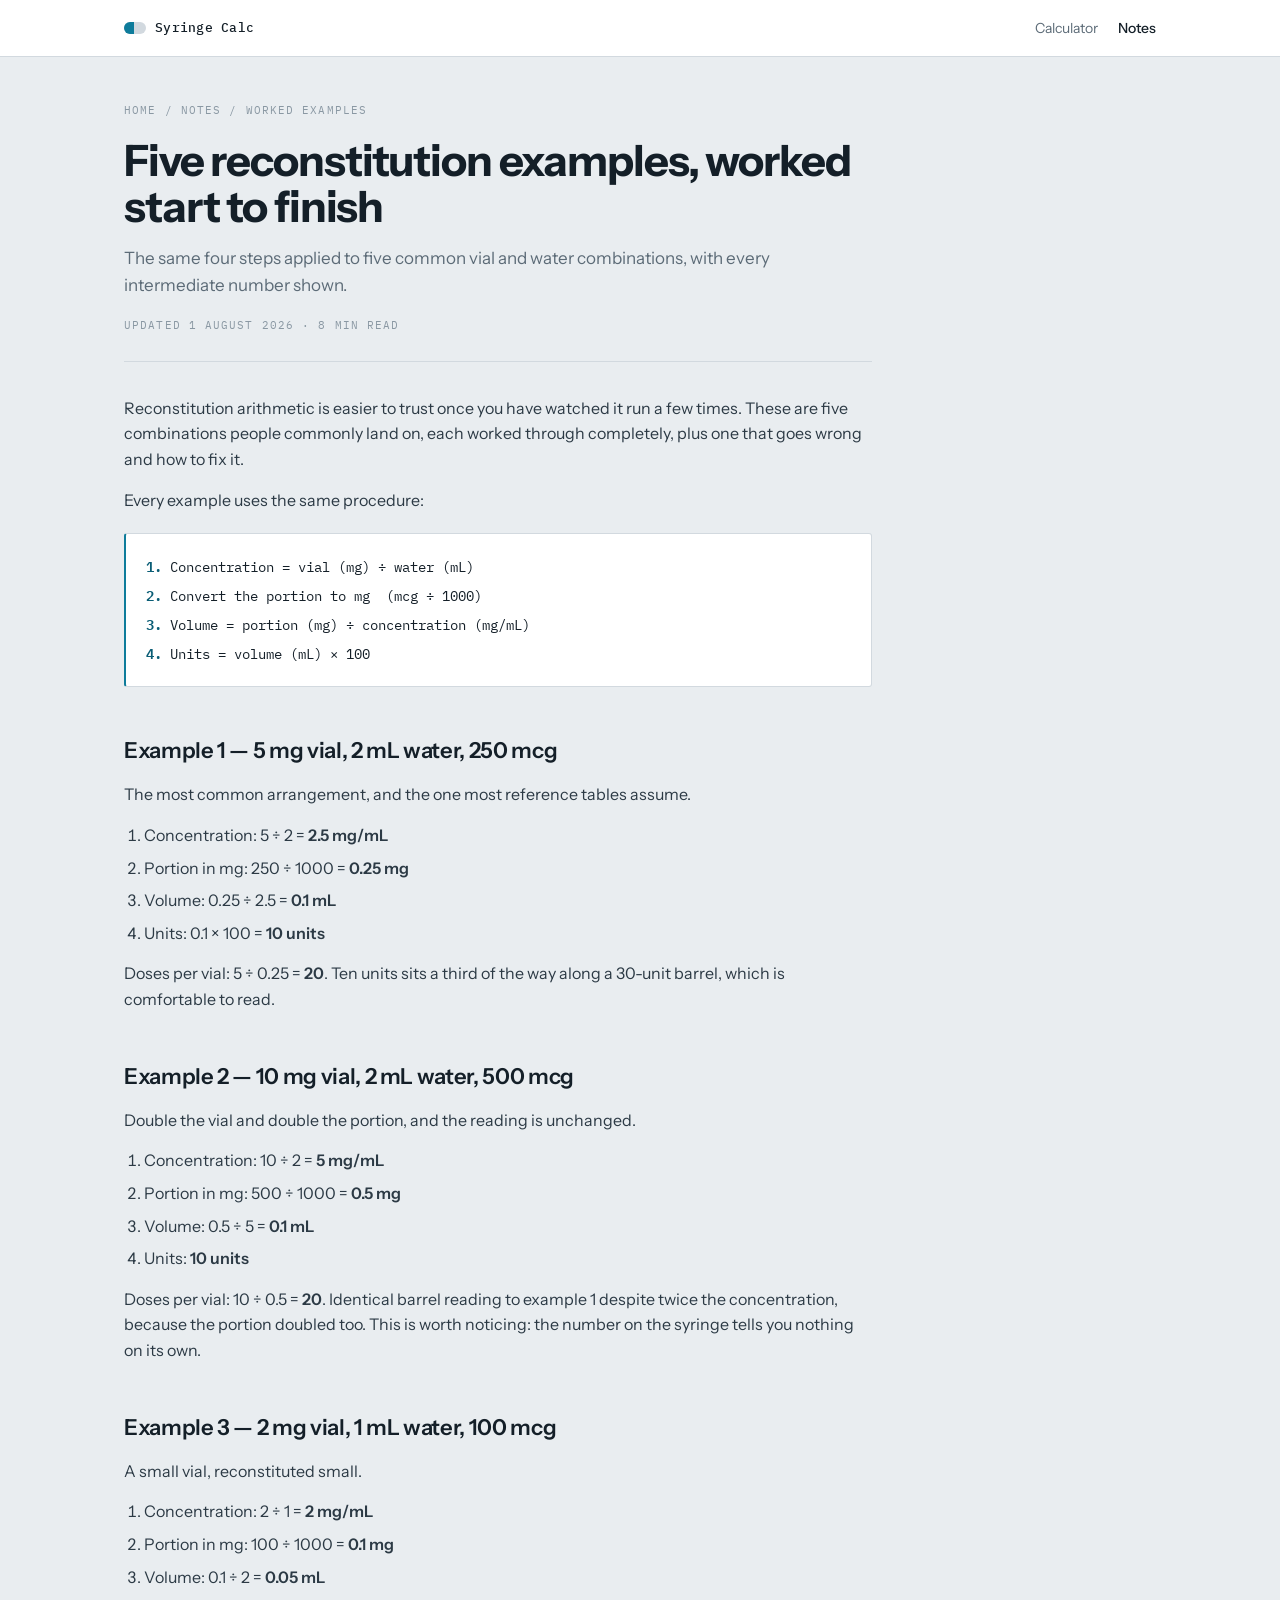
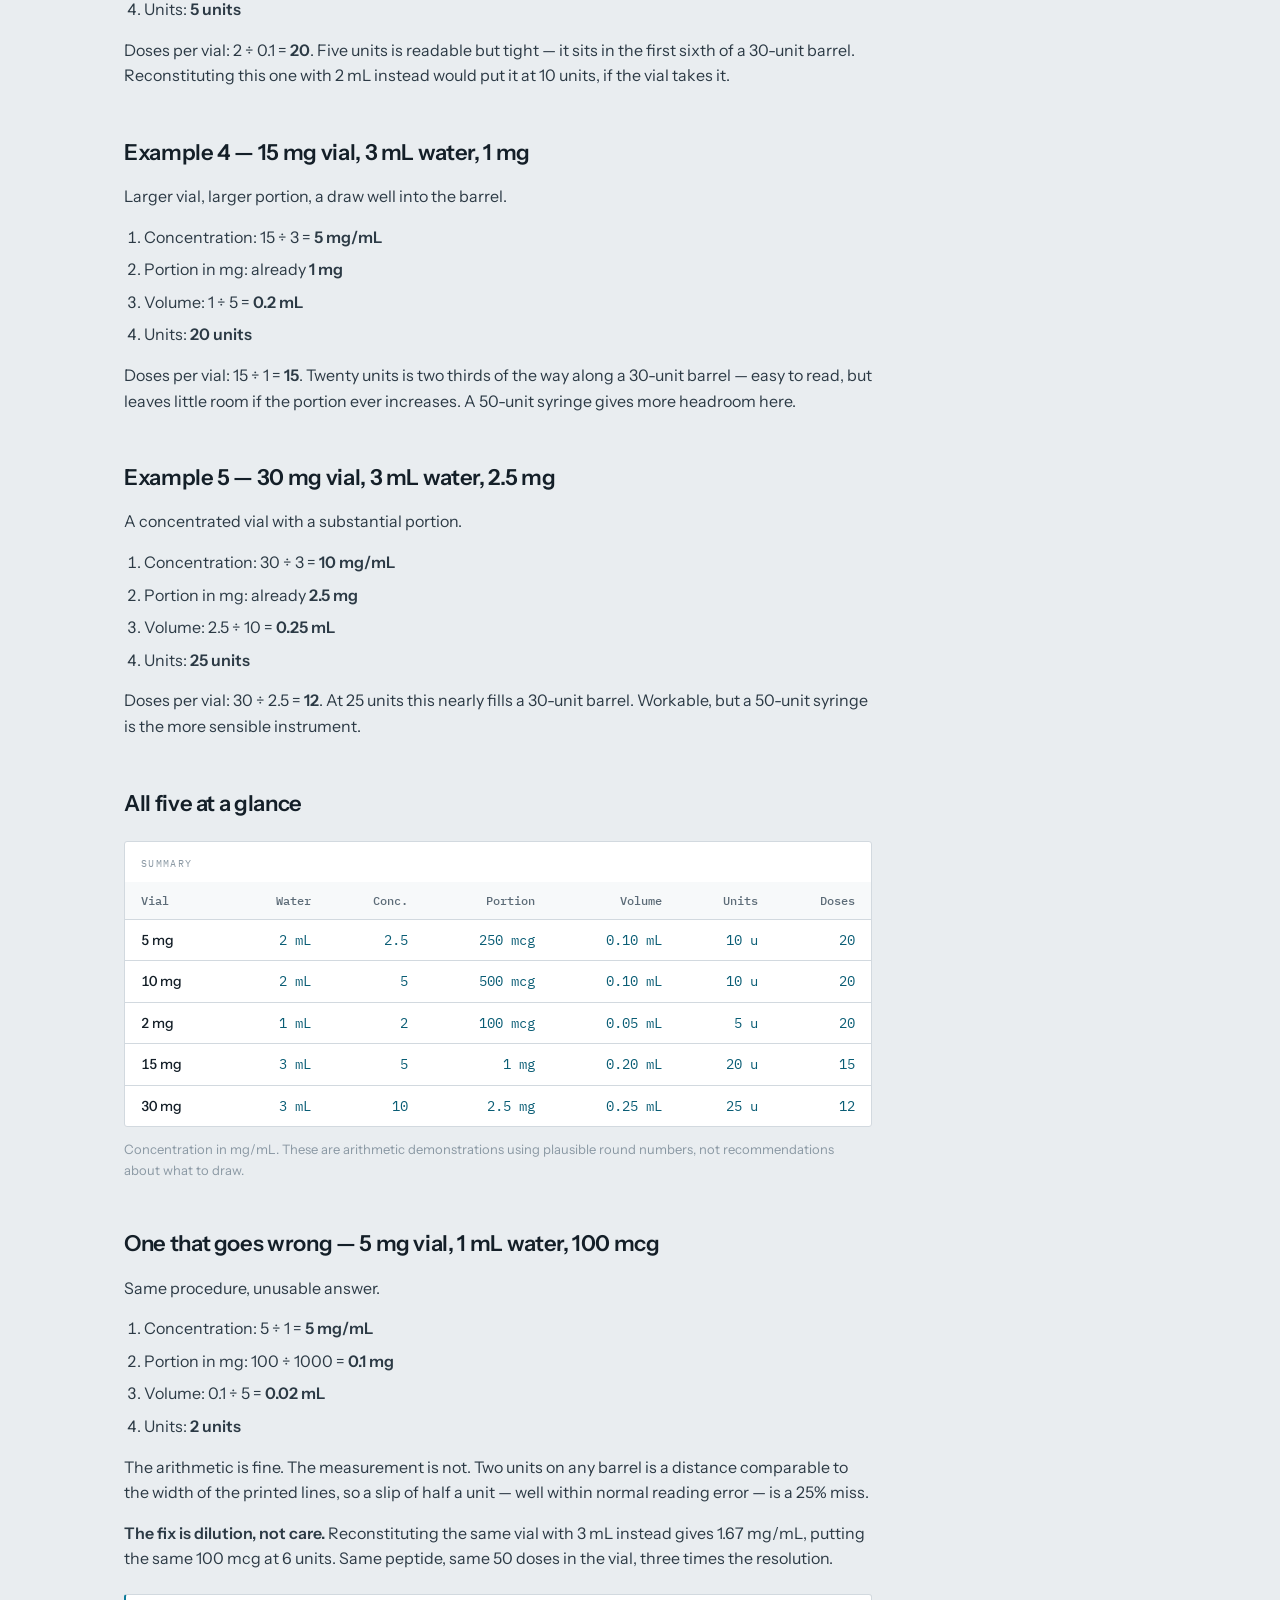
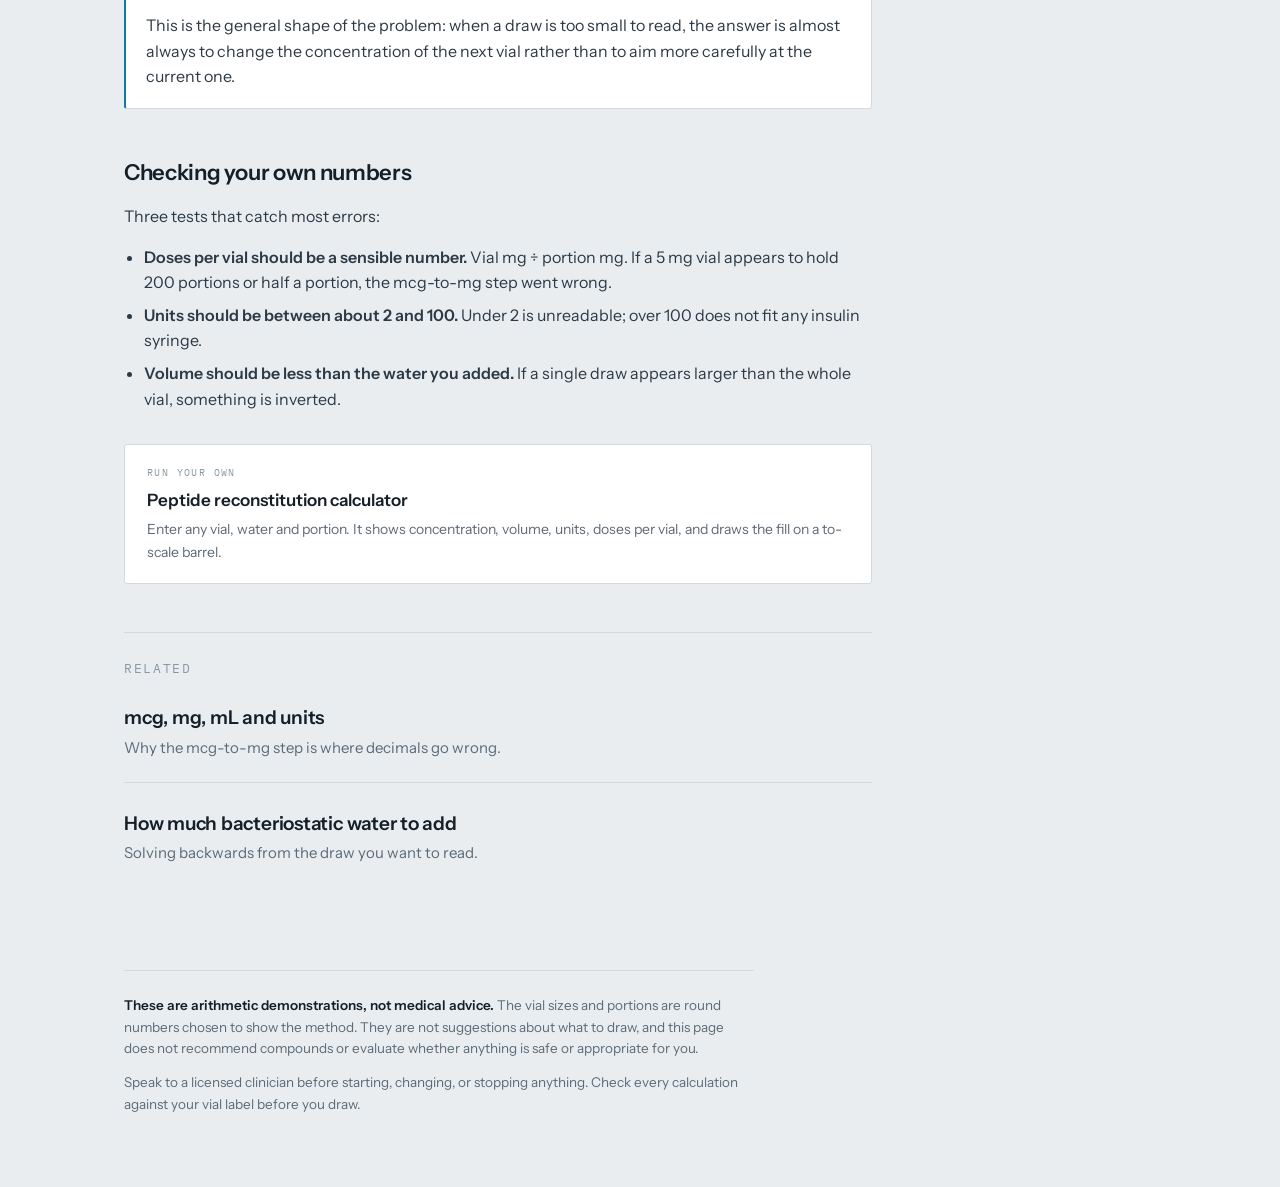
<file: blog/reconstitution-worked-examples/index.html>
<!DOCTYPE html>
<html lang="en">
<head>
<meta charset="utf-8">
<meta name="viewport" content="width=device-width, initial-scale=1">
<title>Five Reconstitution Examples, Worked Start to Finish</title>
<meta name="description" content="Common vial and water combinations calculated step by step: 2 mg, 5 mg, 10 mg, 15 mg and 30 mg vials. Concentration, volume, syringe units and doses per vial for each.">
<link rel="canonical" href="https://syringecalc.com/blog/reconstitution-worked-examples/">
<meta name="theme-color" content="#0A5D75">
<link rel="icon" href="/favicon.ico" sizes="32x32">
<link rel="icon" type="image/png" sizes="32x32" href="/favicon-32.png">
<link rel="icon" type="image/png" sizes="16x16" href="/favicon-16.png">
<link rel="apple-touch-icon" href="/apple-touch-icon.png">
<meta property="og:title" content="Five reconstitution examples, worked start to finish">
<meta property="og:description" content="Common vial and water combinations, calculated step by step.">
<meta property="og:type" content="article">
<meta property="og:url" content="https://syringecalc.com/blog/reconstitution-worked-examples/">
<meta property="og:site_name" content="Syringe Calc">
<meta property="og:image" content="https://syringecalc.com/og.png">
<meta property="og:image:width" content="1200">
<meta property="og:image:height" content="630">
<meta name="twitter:card" content="summary_large_image">
<meta name="twitter:image" content="https://syringecalc.com/og.png">
<link rel="preload" href="/fonts/InstrumentSans-400-700.woff2" as="font" type="font/woff2" crossorigin>
<link rel="stylesheet" href="/blog/style.css">
</head>
<body>

<header class="sitebar">
  <div class="wrap">
    <a class="brand" href="/"><span class="chip"></span>Syringe Calc</a>
    <nav>
      <a href="/">Calculator</a>
      <a href="/blog/" aria-current="page">Notes</a>
    </nav>
  </div>
</header>

<div class="wrap">
  <p class="crumbs"><a href="/">Home</a> / <a href="/blog/">Notes</a> / Worked examples</p>

  <article>
    <h1>Five reconstitution examples, worked start to finish</h1>
    <p class="standfirst">The same four steps applied to five common vial and water combinations, with every intermediate number shown.</p>
    <p class="meta">Updated 1 August 2026 · 8 min read</p>

    <p>Reconstitution arithmetic is easier to trust once you have watched it run a few times. These are five combinations people commonly land on, each worked through completely, plus one that goes wrong and how to fix it.</p>

    <p>Every example uses the same procedure:</p>

    <div class="formula">
      <b>1.</b> Concentration = vial (mg) ÷ water (mL)<br>
      <b>2.</b> Convert the portion to mg &nbsp;(mcg ÷ 1000)<br>
      <b>3.</b> Volume = portion (mg) ÷ concentration (mg/mL)<br>
      <b>4.</b> Units = volume (mL) × 100
    </div>

    <h2>Example 1 — 5 mg vial, 2 mL water, 250 mcg</h2>

    <p>The most common arrangement, and the one most reference tables assume.</p>

    <ol>
      <li>Concentration: 5 ÷ 2 = <strong>2.5 mg/mL</strong></li>
      <li>Portion in mg: 250 ÷ 1000 = <strong>0.25 mg</strong></li>
      <li>Volume: 0.25 ÷ 2.5 = <strong>0.1 mL</strong></li>
      <li>Units: 0.1 × 100 = <strong>10 units</strong></li>
    </ol>

    <p>Doses per vial: 5 ÷ 0.25 = <strong>20</strong>. Ten units sits a third of the way along a 30-unit barrel, which is comfortable to read.</p>

    <h2>Example 2 — 10 mg vial, 2 mL water, 500 mcg</h2>

    <p>Double the vial and double the portion, and the reading is unchanged.</p>

    <ol>
      <li>Concentration: 10 ÷ 2 = <strong>5 mg/mL</strong></li>
      <li>Portion in mg: 500 ÷ 1000 = <strong>0.5 mg</strong></li>
      <li>Volume: 0.5 ÷ 5 = <strong>0.1 mL</strong></li>
      <li>Units: <strong>10 units</strong></li>
    </ol>

    <p>Doses per vial: 10 ÷ 0.5 = <strong>20</strong>. Identical barrel reading to example 1 despite twice the concentration, because the portion doubled too. This is worth noticing: the number on the syringe tells you nothing on its own.</p>

    <h2>Example 3 — 2 mg vial, 1 mL water, 100 mcg</h2>

    <p>A small vial, reconstituted small.</p>

    <ol>
      <li>Concentration: 2 ÷ 1 = <strong>2 mg/mL</strong></li>
      <li>Portion in mg: 100 ÷ 1000 = <strong>0.1 mg</strong></li>
      <li>Volume: 0.1 ÷ 2 = <strong>0.05 mL</strong></li>
      <li>Units: <strong>5 units</strong></li>
    </ol>

    <p>Doses per vial: 2 ÷ 0.1 = <strong>20</strong>. Five units is readable but tight — it sits in the first sixth of a 30-unit barrel. Reconstituting this one with 2 mL instead would put it at 10 units, if the vial takes it.</p>

    <h2>Example 4 — 15 mg vial, 3 mL water, 1 mg</h2>

    <p>Larger vial, larger portion, a draw well into the barrel.</p>

    <ol>
      <li>Concentration: 15 ÷ 3 = <strong>5 mg/mL</strong></li>
      <li>Portion in mg: already <strong>1 mg</strong></li>
      <li>Volume: 1 ÷ 5 = <strong>0.2 mL</strong></li>
      <li>Units: <strong>20 units</strong></li>
    </ol>

    <p>Doses per vial: 15 ÷ 1 = <strong>15</strong>. Twenty units is two thirds of the way along a 30-unit barrel — easy to read, but leaves little room if the portion ever increases. A 50-unit syringe gives more headroom here.</p>

    <h2>Example 5 — 30 mg vial, 3 mL water, 2.5 mg</h2>

    <p>A concentrated vial with a substantial portion.</p>

    <ol>
      <li>Concentration: 30 ÷ 3 = <strong>10 mg/mL</strong></li>
      <li>Portion in mg: already <strong>2.5 mg</strong></li>
      <li>Volume: 2.5 ÷ 10 = <strong>0.25 mL</strong></li>
      <li>Units: <strong>25 units</strong></li>
    </ol>

    <p>Doses per vial: 30 ÷ 2.5 = <strong>12</strong>. At 25 units this nearly fills a 30-unit barrel. Workable, but a 50-unit syringe is the more sensible instrument.</p>

    <h2>All five at a glance</h2>

    <div class="tablewrap">
      <table>
        <caption>Summary</caption>
        <thead>
          <tr><th scope="col">Vial</th><th scope="col">Water</th><th scope="col">Conc.</th><th scope="col">Portion</th><th scope="col">Volume</th><th scope="col">Units</th><th scope="col">Doses</th></tr>
        </thead>
        <tbody>
          <tr><th scope="row">5 mg</th><td>2 mL</td><td>2.5</td><td>250 mcg</td><td>0.10 mL</td><td>10 u</td><td>20</td></tr>
          <tr><th scope="row">10 mg</th><td>2 mL</td><td>5</td><td>500 mcg</td><td>0.10 mL</td><td>10 u</td><td>20</td></tr>
          <tr><th scope="row">2 mg</th><td>1 mL</td><td>2</td><td>100 mcg</td><td>0.05 mL</td><td>5 u</td><td>20</td></tr>
          <tr><th scope="row">15 mg</th><td>3 mL</td><td>5</td><td>1 mg</td><td>0.20 mL</td><td>20 u</td><td>15</td></tr>
          <tr><th scope="row">30 mg</th><td>3 mL</td><td>10</td><td>2.5 mg</td><td>0.25 mL</td><td>25 u</td><td>12</td></tr>
        </tbody>
      </table>
    </div>
    <p class="tnote">Concentration in mg/mL. These are arithmetic demonstrations using plausible round numbers, not recommendations about what to draw.</p>

    <h2>One that goes wrong — 5 mg vial, 1 mL water, 100 mcg</h2>

    <p>Same procedure, unusable answer.</p>

    <ol>
      <li>Concentration: 5 ÷ 1 = <strong>5 mg/mL</strong></li>
      <li>Portion in mg: 100 ÷ 1000 = <strong>0.1 mg</strong></li>
      <li>Volume: 0.1 ÷ 5 = <strong>0.02 mL</strong></li>
      <li>Units: <strong>2 units</strong></li>
    </ol>

    <p>The arithmetic is fine. The measurement is not. Two units on any barrel is a distance comparable to the width of the printed lines, so a slip of half a unit — well within normal reading error — is a 25% miss.</p>

    <p><strong>The fix is dilution, not care.</strong> Reconstituting the same vial with 3 mL instead gives 1.67 mg/mL, putting the same 100 mcg at 6 units. Same peptide, same 50 doses in the vial, three times the resolution.</p>

    <div class="callout">
      <p>This is the general shape of the problem: when a draw is too small to read, the answer is almost always to change the concentration of the next vial rather than to aim more carefully at the current one.</p>
    </div>

    <h2>Checking your own numbers</h2>

    <p>Three tests that catch most errors:</p>

    <ul>
      <li><strong>Doses per vial should be a sensible number.</strong> Vial mg ÷ portion mg. If a 5 mg vial appears to hold 200 portions or half a portion, the mcg-to-mg step went wrong.</li>
      <li><strong>Units should be between about 2 and 100.</strong> Under 2 is unreadable; over 100 does not fit any insulin syringe.</li>
      <li><strong>Volume should be less than the water you added.</strong> If a single draw appears larger than the whole vial, something is inverted.</li>
    </ul>

    <a class="cta" href="/">
      <span class="k">Run your own</span>
      <span class="t">Peptide reconstitution calculator</span>
      <span class="d">Enter any vial, water and portion. It shows concentration, volume, units, doses per vial, and draws the fill on a to-scale barrel.</span>
    </a>

    <div class="more">
      <h2>Related</h2>
      <ul class="postlist">
        <li><a href="/blog/mcg-mg-ml-and-units/"><span class="pt">mcg, mg, mL and units</span><span class="px">Why the mcg-to-mg step is where decimals go wrong.</span></a></li>
        <li><a href="/blog/how-much-bacteriostatic-water/"><span class="pt">How much bacteriostatic water to add</span><span class="px">Solving backwards from the draw you want to read.</span></a></li>
      </ul>
    </div>
  </article>

  <footer class="disclaimer">
    <p><strong>These are arithmetic demonstrations, not medical advice.</strong> The vial sizes and portions are round numbers chosen to show the method. They are not suggestions about what to draw, and this page does not recommend compounds or evaluate whether anything is safe or appropriate for you.</p>
    <p>Speak to a licensed clinician before starting, changing, or stopping anything. Check every calculation against your vial label before you draw.</p>
  </footer>
</div>

<script type="application/ld+json">
{
  "@context":"https://schema.org",
  "@type":"BlogPosting",
  "headline":"Five reconstitution examples, worked start to finish",
  "description":"Common vial and water combinations calculated step by step, showing concentration, volume, syringe units and doses per vial, plus one case that produces an unreadable draw and how to fix it.",
  "datePublished":"2026-08-01",
  "dateModified":"2026-08-01",
  "mainEntityOfPage":{"@type":"WebPage","@id":"https://syringecalc.com/blog/reconstitution-worked-examples/"},
  "image":"https://syringecalc.com/og.png",
  "publisher":{"@type":"Organization","name":"Syringe Calc","url":"https://syringecalc.com/"},
  "isAccessibleForFree":true
}
</script>
<script type="application/ld+json">
{
  "@context":"https://schema.org",
  "@type":"BreadcrumbList",
  "itemListElement":[
    {"@type":"ListItem","position":1,"name":"Home","item":"https://syringecalc.com/"},
    {"@type":"ListItem","position":2,"name":"Notes","item":"https://syringecalc.com/blog/"},
    {"@type":"ListItem","position":3,"name":"Five reconstitution examples"}
  ]
}
</script>

</body>
</html>
</file>
<file: blog/style.css>
/* Shared styles for /blog/. The homepage keeps its CSS inline because it is a
   single self-contained tool; the blog has enough pages that one cached
   stylesheet beats duplicating ~15KB into every article. */

:root{
  --ground:#E9EDF0;
  --panel:#FFFFFF;
  --ink:#141F28;
  --ink-soft:#5C6B77;
  --ink-faint:#8A98A3;
  --fluid:#0E7C9B;
  --fluid-deep:#0A5D75;
  --hairline:#D2D9DF;
  --warn:#A84A16;
  --warn-bg:#FBF1E8;
  --r:3px;
  --sans:"Instrument Sans",system-ui,-apple-system,sans-serif;
  --mono:"IBM Plex Mono",ui-monospace,monospace;
}

@font-face{font-family:'Instrument Sans';font-style:normal;font-weight:400 700;font-display:swap;
  src:url('/fonts/InstrumentSans-400-700.woff2') format('woff2')}
@font-face{font-family:'IBM Plex Mono';font-style:normal;font-weight:400;font-display:swap;
  src:url('/fonts/IBMPlexMono-400.woff2') format('woff2')}
@font-face{font-family:'IBM Plex Mono';font-style:normal;font-weight:500;font-display:swap;
  src:url('/fonts/IBMPlexMono-500.woff2') format('woff2')}
@font-face{font-family:'IBM Plex Mono';font-style:normal;font-weight:600;font-display:swap;
  src:url('/fonts/IBMPlexMono-600.woff2') format('woff2')}

*,*::before,*::after{box-sizing:border-box}
html{-webkit-text-size-adjust:100%}

body{
  margin:0;
  background:var(--ground);
  color:var(--ink);
  font-family:var(--sans);
  font-size:16px;
  line-height:1.6;
  -webkit-font-smoothing:antialiased;
}

.wrap{max-width:1080px;margin:0 auto;padding:0 24px}

/* ---------- site bar ---------- */
.sitebar{
  border-bottom:1px solid var(--hairline);
  background:var(--panel);
}
.sitebar .wrap{
  display:flex;
  align-items:center;
  justify-content:space-between;
  gap:16px;
  height:56px;
}
.brand{
  font-family:var(--mono);
  font-size:.8125rem;
  letter-spacing:.02em;
  color:var(--ink);
  text-decoration:none;
  font-weight:500;
  display:flex;
  align-items:center;
  gap:9px;
}
.brand .chip{
  width:22px;height:12px;
  border-radius:6px;
  background:var(--hairline);
  position:relative;
  flex:none;
}
.brand .chip::before{
  content:"";
  position:absolute;
  inset:0 auto 0 0;
  width:45%;
  border-radius:6px 0 0 6px;
  background:var(--fluid);
}
.sitebar nav{display:flex;gap:20px}
.sitebar nav a{
  font-size:.875rem;
  color:var(--ink-soft);
  text-decoration:none;
}
.sitebar nav a:hover{color:var(--fluid-deep)}
.sitebar nav a[aria-current="page"]{color:var(--ink);font-weight:500}

/* ---------- article ---------- */
.crumbs{
  font-family:var(--mono);
  font-size:11px;
  letter-spacing:.1em;
  text-transform:uppercase;
  color:var(--ink-faint);
  padding:34px 0 0;
}
.crumbs a{color:var(--ink-faint);text-decoration:none}
.crumbs a:hover{color:var(--fluid-deep)}

article,.listing{max-width:68ch;padding-bottom:24px}

h1{
  font-size:clamp(1.9rem,4.4vw,2.7rem);
  line-height:1.08;
  letter-spacing:-.026em;
  font-weight:700;
  margin:18px 0 14px;
}
.standfirst{
  font-size:1.0625rem;
  color:var(--ink-soft);
  margin:0 0 18px;
}
.meta{
  font-family:var(--mono);
  font-size:11px;
  letter-spacing:.1em;
  text-transform:uppercase;
  color:var(--ink-faint);
  padding-bottom:26px;
  border-bottom:1px solid var(--hairline);
  margin-bottom:34px;
}

article h2{
  font-size:1.375rem;
  letter-spacing:-.016em;
  font-weight:600;
  margin:46px 0 14px;
}
article h3{font-size:1rem;font-weight:600;margin:28px 0 7px}
article p{margin:0 0 15px;color:#2C3A45}
article ul,article ol{margin:0 0 15px;padding-left:20px;color:#2C3A45}
article li{margin-bottom:7px}
article strong{font-weight:600}
article a{color:var(--fluid-deep);text-decoration:underline;text-underline-offset:2px}
article a:hover{color:var(--fluid)}

.formula{
  font-family:var(--mono);
  font-size:.875rem;
  background:var(--panel);
  border:1px solid var(--hairline);
  border-left:2px solid var(--fluid);
  border-radius:var(--r);
  padding:18px 20px;
  margin:20px 0;
  line-height:2;
  overflow-x:auto;
  white-space:nowrap;
}
.formula b{font-weight:600;color:var(--fluid-deep)}

.tablewrap{
  overflow-x:auto;
  margin:20px 0;
  border:1px solid var(--hairline);
  border-radius:var(--r);
  background:var(--panel);
}
table{border-collapse:collapse;width:100%;min-width:440px;font-size:.875rem}
caption{
  caption-side:top;
  text-align:left;
  font-family:var(--mono);
  font-size:10px;
  letter-spacing:.13em;
  text-transform:uppercase;
  color:var(--ink-faint);
  padding:14px 16px 10px;
}
th,td{
  padding:9px 16px;
  text-align:right;
  border-bottom:1px solid var(--hairline);
  font-variant-numeric:tabular-nums;
}
th:first-child,td:first-child{text-align:left}
thead th{
  font-family:var(--mono);
  font-size:.75rem;
  font-weight:500;
  color:var(--ink-soft);
  background:#F7F9FA;
  white-space:nowrap;
}
tbody th{font-weight:500;white-space:nowrap}
tbody td{font-family:var(--mono);color:var(--fluid-deep)}
tbody tr:last-child th,tbody tr:last-child td{border-bottom:none}
tbody tr:hover td,tbody tr:hover th{background:#F7F9FA}
.tnote{font-size:.8125rem;color:var(--ink-faint);margin:-8px 0 0}

.callout{
  background:var(--panel);
  border:1px solid var(--hairline);
  border-left:2px solid var(--fluid);
  border-radius:var(--r);
  padding:18px 20px;
  margin:22px 0;
}
.callout p{margin:0}
.callout p + p{margin-top:10px}

.cta{
  display:block;
  background:var(--panel);
  border:1px solid var(--hairline);
  border-radius:var(--r);
  padding:20px 22px;
  margin:32px 0;
  text-decoration:none;
}
.cta:hover{border-color:var(--fluid)}
.cta .k{
  font-family:var(--mono);
  font-size:10px;
  letter-spacing:.14em;
  text-transform:uppercase;
  color:var(--ink-faint);
  display:block;
  margin-bottom:6px;
}
.cta .t{
  font-size:1.0625rem;
  font-weight:600;
  color:var(--ink);
  display:block;
  margin-bottom:4px;
}
.cta .d{font-size:.875rem;color:var(--ink-soft);display:block}

/* ---------- listing ---------- */
.postlist{list-style:none;padding:0;margin:0}
.postlist li{border-bottom:1px solid var(--hairline)}
.postlist li:last-child{border-bottom:none}
.postlist a{
  display:block;
  padding:22px 0;
  text-decoration:none;
}
.postlist a:hover .pt{color:var(--fluid-deep)}
.pd{
  font-family:var(--mono);
  font-size:10.5px;
  letter-spacing:.13em;
  text-transform:uppercase;
  color:var(--ink-faint);
  display:block;
  margin-bottom:6px;
}
.pt{
  font-size:1.1875rem;
  font-weight:600;
  letter-spacing:-.012em;
  color:var(--ink);
  display:block;
  margin-bottom:5px;
  line-height:1.3;
}
.px{font-size:.9375rem;color:var(--ink-soft);display:block}

/* ---------- more / footer ---------- */
.more{
  border-top:1px solid var(--hairline);
  margin-top:48px;
  padding-top:26px;
}
.more h2{font-size:.8125rem;font-family:var(--mono);letter-spacing:.13em;
  text-transform:uppercase;color:var(--ink-faint);font-weight:400;margin:0 0 4px}

.disclaimer{
  border-top:1px solid var(--hairline);
  margin-top:52px;
  padding:24px 0 72px;
  font-size:.8438rem;
  color:var(--ink-soft);
  line-height:1.6;
  max-width:70ch;
}
.disclaimer strong{color:var(--ink);font-weight:600}
.disclaimer p{margin:0 0 12px}
.disclaimer p:last-child{margin-bottom:0}

@media (max-width:760px){
  .wrap{padding:0 18px}
  .sitebar nav{gap:14px}
  .sitebar nav a{font-size:.8125rem}
}
</file>
